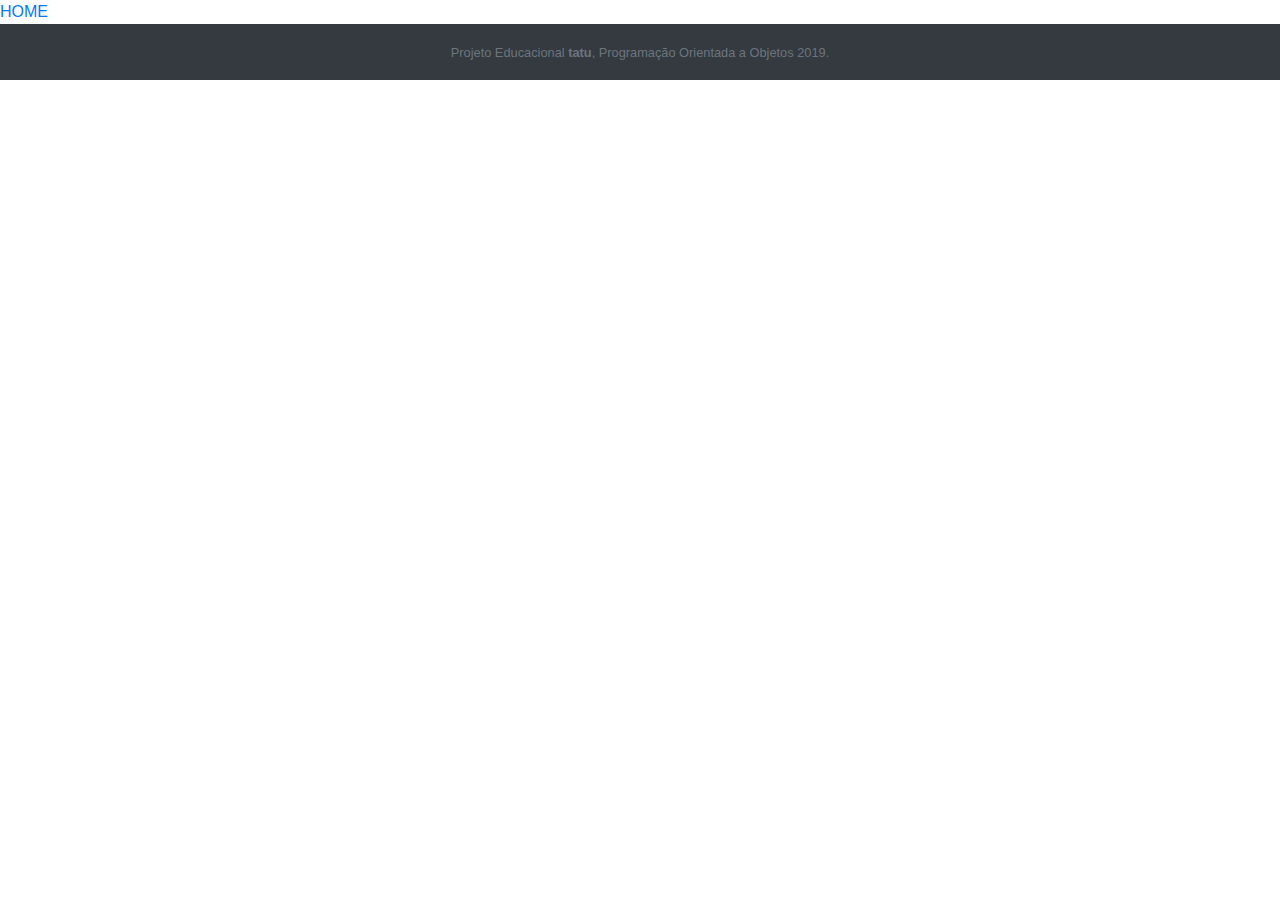
<file: index.html>
<!doctype html>
<html lang="en">

<head>
  <title>tatu</title>
  <!-- Required meta tags -->
  <meta charset="utf-8">
  <meta name="viewport" content="width=device-width, initial-scale=1, shrink-to-fit=no">

  <meta name="description"
    content="Projeto educacional de incentivo à aprendizagem dos menores na temática dos animais terrestres">
  <meta name="keywords" content="HTML,CSS,JavaScript,Bootstrap">
  <meta name="author" content="Nuno Cadeia 9170511">

  <link rel="icon" href="../img/favicon.ico" type="image/ico">

  <!-- Bootstrap CSS -->
  <link rel="stylesheet" href="https://stackpath.bootstrapcdn.com/bootstrap/4.3.1/css/bootstrap.min.css"
    integrity="sha384-ggOyR0iXCbMQv3Xipma34MD+dH/1fQ784/j6cY/iJTQUOhcWr7x9JvoRxT2MZw1T" crossorigin="anonymous">

  <link rel="stylesheet" href="https://use.fontawesome.com/releases/v5.8.2/css/all.css"
    integrity="sha384-oS3vJWv+0UjzBfQzYUhtDYW+Pj2yciDJxpsK1OYPAYjqT085Qq/1cq5FLXAZQ7Ay" crossorigin="anonymous">
</head>

<body>

  <a href="views/home.html">HOME</a>

  <footer class="footer py-3 bg-dark">
    <div class="container text-center">
      <small class="text-muted">Projeto Educacional <b>tatu</b>, Programação Orientada a Objetos 2019.</small>
    </div>
  </footer>

  <!-- Optional JavaScript -->
  <script src="js/controllers/nav-and-footer.js"></script>
  <!-- jQuery first, then Popper.js, then Bootstrap JS -->
  <script src="https://code.jquery.com/jquery-3.3.1.slim.min.js"
    integrity="sha384-q8i/X+965DzO0rT7abK41JStQIAqVgRVzpbzo5smXKp4YfRvH+8abtTE1Pi6jizo"
    crossorigin="anonymous"></script>
  <script src="https://cdnjs.cloudflare.com/ajax/libs/popper.js/1.14.7/umd/popper.min.js"
    integrity="sha384-UO2eT0CpHqdSJQ6hJty5KVphtPhzWj9WO1clHTMGa3JDZwrnQq4sF86dIHNDz0W1"
    crossorigin="anonymous"></script>
  <script src="https://stackpath.bootstrapcdn.com/bootstrap/4.3.1/js/bootstrap.min.js"
    integrity="sha384-JjSmVgyd0p3pXB1rRibZUAYoIIy6OrQ6VrjIEaFf/nJGzIxFDsf4x0xIM+B07jRM"
    crossorigin="anonymous"></script>
</body>

</html>
</file>
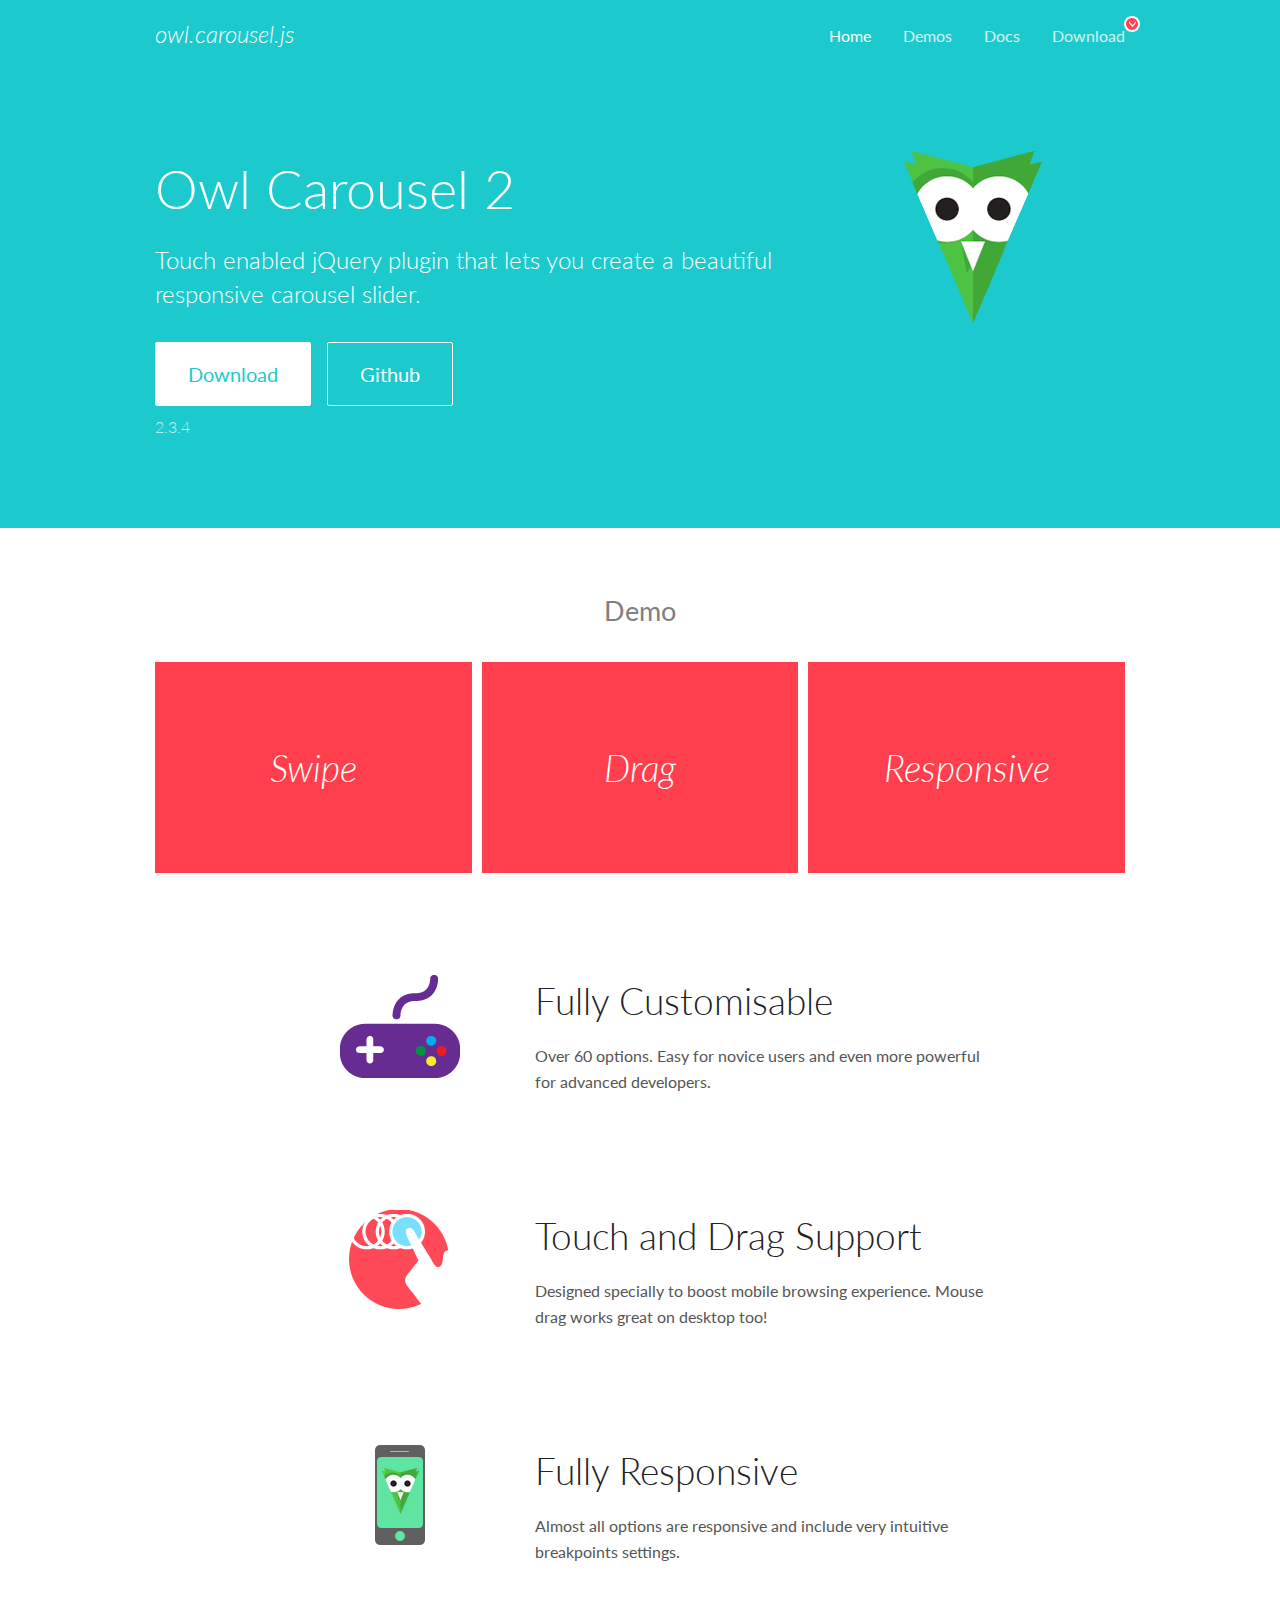
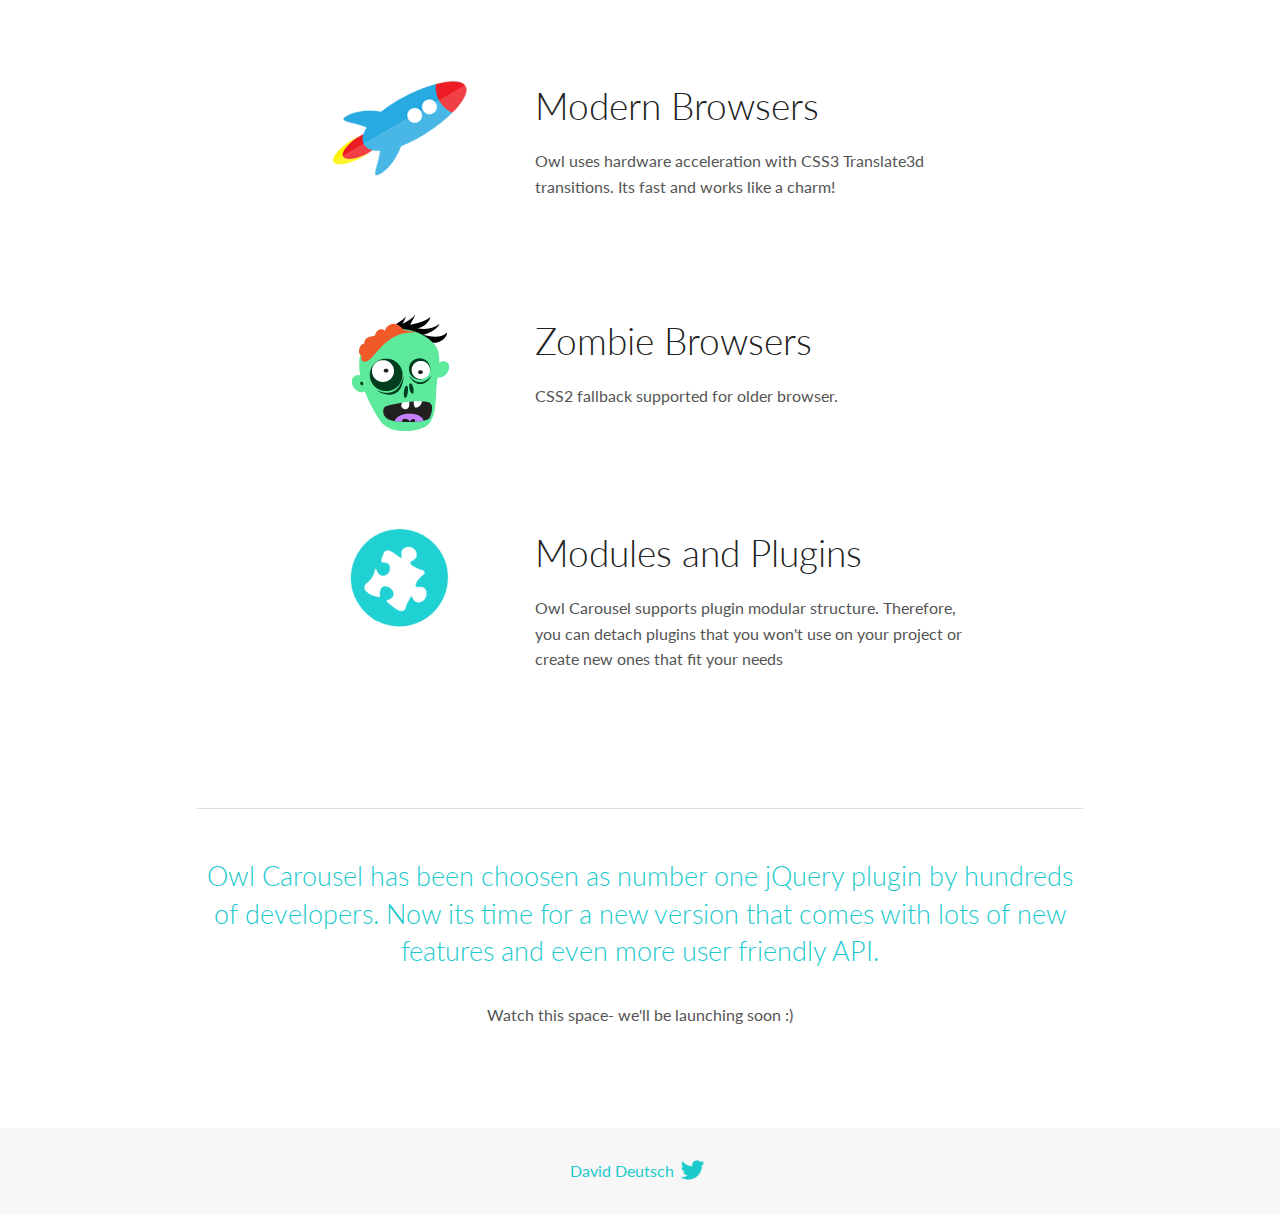
<file: css/lib/OwlCarousel2-2.3.4/docs/index.html>
<!DOCTYPE html>
<html lang="en">
  <head>

    <!-- head -->
    <meta charset="utf-8">
    <meta name="msapplication-tap-highlight" content="no" />
    <meta name="viewport" content="width=device-width, initial-scale=1.0" />
    <meta name="description" content="Touch enabled jQuery plugin that lets you create beautiful responsive carousel slider.">
    <meta name="author" content="David Deutsch">
    <title>
      Home | Owl Carousel | 2.3.4
    </title>

    <!-- Stylesheets -->
    <link href='https://fonts.googleapis.com/css?family=Lato:300,400,700,400italic,300italic' rel='stylesheet' type='text/css'>
    <link rel="stylesheet" href="assets/css/docs.theme.min.css">

    <!-- Owl Stylesheets -->
    <link rel="stylesheet" href="assets/owlcarousel/assets/owl.carousel.min.css">
    <link rel="stylesheet" href="assets/owlcarousel/assets/owl.theme.default.min.css">

    <!-- HTML5 shim and Respond.js IE8 support of HTML5 elements and media queries -->

    <!--[if lt IE 9]>
      <script src="https://oss.maxcdn.com/libs/html5shiv/3.7.0/html5shiv.js"></script>
      <script src="https://oss.maxcdn.com/libs/respond.js/1.3.0/respond.min.js"></script>
    <![endif]-->

    <!-- Favicons -->
    <link rel="apple-touch-icon-precomposed" sizes="144x144" href="assets/ico/apple-touch-icon-144-precomposed.png">
    <link rel="shortcut icon" href="assets/ico/favicon.png">
    <link rel="shortcut icon" href="favicon.ico">

    <!-- Yeah i know js should not be in header. Its required for demos.-->

    <!-- javascript -->
    <script src="assets/vendors/jquery.min.js"></script>
    <script src="assets/owlcarousel/owl.carousel.js"></script>
  </head>
  <body>

    <!-- header -->
    <header class="header">
      <div class="row">
        <div class="large-12 columns">
          <div class="brand left">
            <h3>
              <a href="/OwlCarousel2/">owl.carousel.js</a> 
            </h3>
          </div>
          <a id="toggle-nav" class="right">
            <span></span> <span></span> <span></span> 
          </a> 
          <div class="nav-bar">
            <ul class="clearfix">
              <li class="active">
                <a href="/OwlCarousel2/index.html">Home</a> 
              </li>
              <li> <a href="/OwlCarousel2/demos/demos.html">Demos</a>  </li>
              <li> <a href="/OwlCarousel2/docs/started-welcome.html">Docs</a>  </li>
              <li>
                <a href="https://github.com/OwlCarousel2/OwlCarousel2/archive/2.3.4.zip">Download</a> 
                <span class="download"></span> 
              </li>
            </ul>
          </div>
        </div>
      </div>
    </header>

    <!-- home panel -->
    <section id="hero">
      <div class="row">
        <div class="large-8 medium-8 columns">
          <h1>Owl Carousel 2</h1>
          <h4>Touch enabled jQuery plugin that lets you create a beautiful responsive carousel slider.</h4>
          <a href="https://github.com/OwlCarousel2/OwlCarousel2/archive/2.3.4.zip" class="hero-button">Download</a> 
          <a href="https://github.com/OwlCarousel2/OwlCarousel2" class="hero-button outline">Github</a> 
          <p>2.3.4</p>
        </div>
        <div class="large-4 medium-4 columns">
          <img class="owl-logo" src="assets/img/owl-logo.png" alt="mr. Owl">
        </div>
      </div>
    </section>

    <!-- body -->
    <div class="home-demo">
      <div class="row">
        <div class="large-12 columns">
          <h3>Demo</h3>
          <div class="owl-carousel">
            <div class="item">
              <h2>Swipe</h2>
            </div>
            <div class="item">
              <h2>Drag</h2>
            </div>
            <div class="item">
              <h2>Responsive</h2>
            </div>
            <div class="item">
              <h2>CSS3</h2>
            </div>
            <div class="item">
              <h2>Fast</h2>
            </div>
            <div class="item">
              <h2>Easy</h2>
            </div>
            <div class="item">
              <h2>Free</h2>
            </div>
            <div class="item">
              <h2>Upgradable</h2>
            </div>
            <div class="item">
              <h2>Tons of options</h2>
            </div>
            <div class="item">
              <h2>Infinity</h2>
            </div>
            <div class="item">
              <h2>Auto Width</h2>
            </div>
          </div>
        </div>
      </div>
    </div>
    <script>
      var owl = $('.owl-carousel');
      owl.owlCarousel({
        margin: 10,
        loop: true,
        responsive: {
          0: {
            items: 1
          },
          600: {
            items: 2
          },
          1000: {
            items: 3
          }
        }
      })
    </script>

    <!-- features -->
    <div id="features">
      <div class="row">
        <div class="small-12 medium-9 small-centered columns">
          <section class="row feature">
            <div class="medium-4 small-12 columns">
              <img src="assets/img/feature-options.png" alt="">
            </div>
            <div class="medium-8 small-12 columns">
              <h2>Fully Customisable</h2>
              <p>Over 60 options. Easy for novice users and even more powerful for advanced developers.</p>
            </div>
          </section>
          <section class="row feature">
            <div class="medium-4 small-12 columns">
              <img src="assets/img/feature-drag.png" alt="">
            </div>
            <div class="medium-8 small-12 columns">
              <h2>Touch and Drag Support</h2>
              <p>Designed specially to boost mobile browsing experience. Mouse drag works great on desktop too!</p>
            </div>
          </section>
          <section class="row feature">
            <div class="medium-4 small-12 columns">
              <img src="assets/img/feature-responsive.png" alt="">
            </div>
            <div class="medium-8 small-12 columns">
              <h2>Fully Responsive</h2>
              <p>Almost all options are responsive and include very intuitive breakpoints settings.</p>
            </div>
          </section>
          <section class="row feature">
            <div class="medium-4 small-12 columns">
              <img src="assets/img/feature-modern.png" alt="">
            </div>
            <div class="medium-8 small-12 columns">
              <h2>Modern Browsers</h2>
              <p>Owl uses hardware acceleration with CSS3 Translate3d transitions. Its fast and works like a charm! </p>
            </div>
          </section>
          <section class="row feature">
            <div class="medium-4 small-12 columns">
              <img src="assets/img/feature-zombie.png" alt="">
            </div>
            <div class="medium-8 small-12 columns">
              <h2>Zombie Browsers</h2>
              <p>CSS2 fallback supported for older browser.</p>
            </div>
          </section>
          <section class="row feature">
            <div class="medium-4 small-12 columns">
              <img src="assets/img/feature-module.png" alt="">
            </div>
            <div class="medium-8 small-12 columns">
              <h2>Modules and Plugins</h2>
              <p>Owl Carousel supports plugin modular structure. Therefore, you can detach plugins that you won&#x27;t use on your project or create new ones that fit your needs</p>
            </div>
          </section>
        </div>
      </div>
    </div>

    <!-- footer -->
    <section id="teaser-text">
      <div class="row">
        <div class="small-12 medium-11 small-centered columns">
          <hr>
          <h3 id="owl-carousel-has-been-choosen-as-number-one-jquery-plugin-by-hundreds-of-developers-now-its-time-for-a-new-version-that-comes-with-lots-of-new-features-and-even-more-user-friendly-api-">Owl Carousel has been choosen as number one jQuery plugin by hundreds of developers. Now its time for a new version that comes with lots of new features and even more user friendly API.</h3>
          <p>Watch this space- we&#39;ll be launching soon :)</p>
        </div>
      </div>
    </section>

    <!-- footer -->
    <footer class="footer">
      <div class="row">
        <div class="large-12 columns">
          <h5>
            <a href="/OwlCarousel2/docs/support-contact.html">David Deutsch</a> 
            <a id="custom-tweet-button" href="https://twitter.com/share?url=https://github.com/OwlCarousel2/OwlCarousel2&text=Owl Carousel - This is so awesome! " target="_blank"></a> 
          </h5>
        </div>
      </div>
    </footer>

    <!-- vendors -->
    <script src="assets/vendors/highlight.js"></script>
    <script src="assets/js/app.js"></script>
  </body>
</html>
</file>
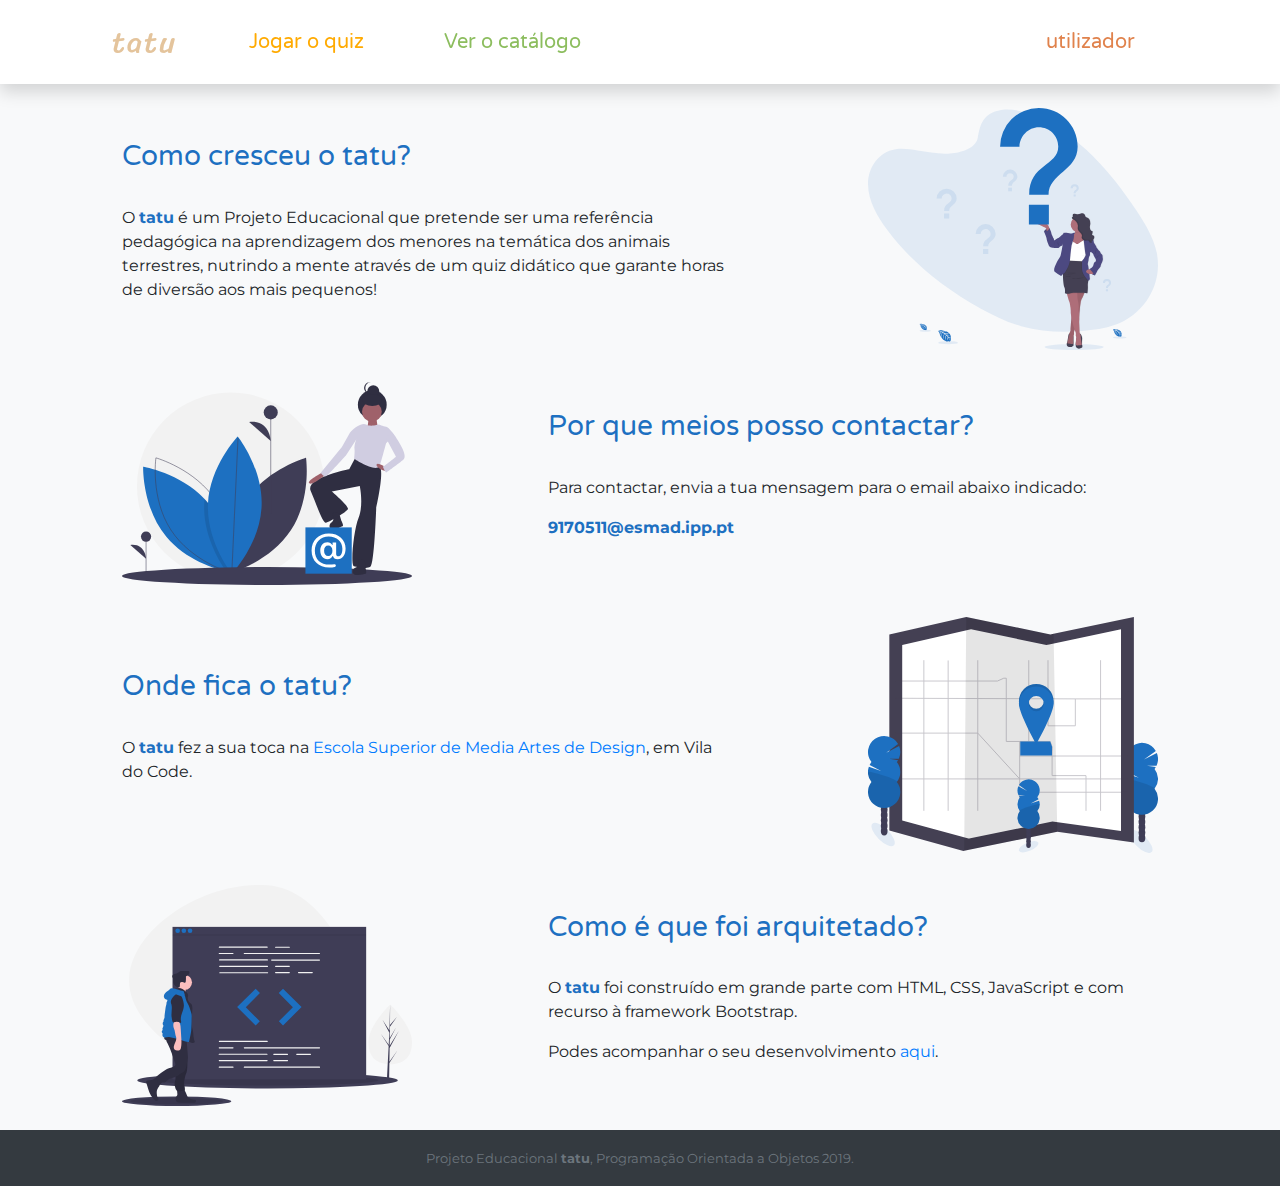
<file: views/about.html>
<!doctype html>
<html lang="en">

<head>
  <title>tatu</title>
  <!-- Required meta tags -->
  <meta charset="utf-8">
  <meta name="viewport" content="width=device-width, initial-scale=1, shrink-to-fit=no">

  <meta name="description" content="Página informativa">
  <meta name="keywords" content="HTML,CSS,JavaScript,Bootstrap">
  <meta name="author" content="Nuno Cadeia 9170511">

  <link rel="icon" href="../img/favicon.ico" type="image/ico">

  <!-- Bootstrap CSS -->
  <link rel="stylesheet" href="https://stackpath.bootstrapcdn.com/bootstrap/4.3.1/css/bootstrap.min.css"
    integrity="sha384-ggOyR0iXCbMQv3Xipma34MD+dH/1fQ784/j6cY/iJTQUOhcWr7x9JvoRxT2MZw1T" crossorigin="anonymous">

  <link rel="stylesheet" href="https://use.fontawesome.com/releases/v5.8.2/css/all.css"
    integrity="sha384-oS3vJWv+0UjzBfQzYUhtDYW+Pj2yciDJxpsK1OYPAYjqT085Qq/1cq5FLXAZQ7Ay" crossorigin="anonymous">

  <link rel="stylesheet" href="../css/about.css">
</head>

<body>

  <nav class="navbar navbar-expand-md navbar-light bg-white fixed-top shadow"></nav>

  <div class="container-fluid">
    <div class="row pt-4 pb-3">
      <div class="col-12 col-md-8 col-lg-6 offset-lg-1 align-self-center">
        <h3 class="tatu-font-playful">Como cresceu o tatu?</h3>
        <br>
        <p>O <b>tatu</b> é um Projeto Educacional que pretende ser uma referência pedagógica na aprendizagem dos
          menores
          na temática dos animais terrestres, nutrindo a mente através de um quiz didático que garante horas de
          diversão
          aos mais pequenos!
        </p>
      </div>
      <div class="col-12 col-md-4 col-lg-3 offset-lg-1 d-none d-md-block">
        <img src="../img/about.html/undraw_questions_75e0.svg" alt="">
      </div>
    </div>

    <div class="row py-3">
      <div class="col-12 col-md-8 col-lg-6 offset-lg-1 align-self-center">
        <h3 class="tatu-font-playful">Por que meios posso contactar?</h3>
        <br>
        <p>Para contactar, envia a tua mensagem para o email abaixo indicado:</p>
        <p><b>9170511@esmad.ipp.pt</b></p>
      </div>
      <div class="col-12 col-md-4 col-lg-3 offset-lg-1 order-first d-none d-md-block">
        <img src="../img/about.html/undraw_mention_6k5d.svg" alt="">
      </div>
    </div>

    <div class="row py-3">
      <div class="col-12 col-md-8 col-lg-6 offset-lg-1 align-self-center">
        <h3 class="tatu-font-playful">Onde fica o tatu?</h3>
        <br>
        <p>O <b>tatu</b> fez a sua toca na <a href="https://www.esmad.ipp.pt/">Escola Superior de Media Artes de
            Design</a>, em Vila do Code.
        </p>
      </div>
      <div class="col-12 col-md-4 col-lg-3 offset-lg-1 d-none d-md-block">
        <img src="../img/about.html/undraw_map_1r69.svg" alt="">
      </div>
    </div>

    <div class="row pt-3 pb-4">
      <div class="col-12 col-md-8 col-lg-6 offset-lg-1 align-self-center">
        <h3 class="tatu-font-playful">Como é que foi arquitetado?</h3>
        <br>
        <p>O <b>tatu</b> foi construído em grande parte com HTML, CSS, JavaScript e com recurso à framework Bootstrap.</p>
        <p>Podes acompanhar o seu desenvolvimento <a href="https://github.com/nuno70511/proj-poo-tatu">aqui</a>.</p>
      </div>
      <div class="col-12 col-md-4 col-lg-3 offset-lg-1 order-first d-none d-md-block">
        <img src="../img/about.html/undraw_code_review_l1q9.svg" alt="">
      </div>
    </div>
  </div>

  <footer class="footer py-3 bg-dark">
    <div class="container text-center">
      <small class="text-muted">Projeto Educacional <b>tatu</b>, Programação Orientada a Objetos 2019.</small>
    </div>
  </footer>

  <!-- Optional JavaScript -->
  <script src="../js/controllers/nav-and-footer.js"></script>
  <!-- jQuery first, then Popper.js, then Bootstrap JS -->
  <script src="https://code.jquery.com/jquery-3.3.1.slim.min.js"
    integrity="sha384-q8i/X+965DzO0rT7abK41JStQIAqVgRVzpbzo5smXKp4YfRvH+8abtTE1Pi6jizo"
    crossorigin="anonymous"></script>
  <script src="https://cdnjs.cloudflare.com/ajax/libs/popper.js/1.14.7/umd/popper.min.js"
    integrity="sha384-UO2eT0CpHqdSJQ6hJty5KVphtPhzWj9WO1clHTMGa3JDZwrnQq4sF86dIHNDz0W1"
    crossorigin="anonymous"></script>
  <script src="https://stackpath.bootstrapcdn.com/bootstrap/4.3.1/js/bootstrap.min.js"
    integrity="sha384-JjSmVgyd0p3pXB1rRibZUAYoIIy6OrQ6VrjIEaFf/nJGzIxFDsf4x0xIM+B07jRM"
    crossorigin="anonymous"></script>
</body>

</html>
</file>
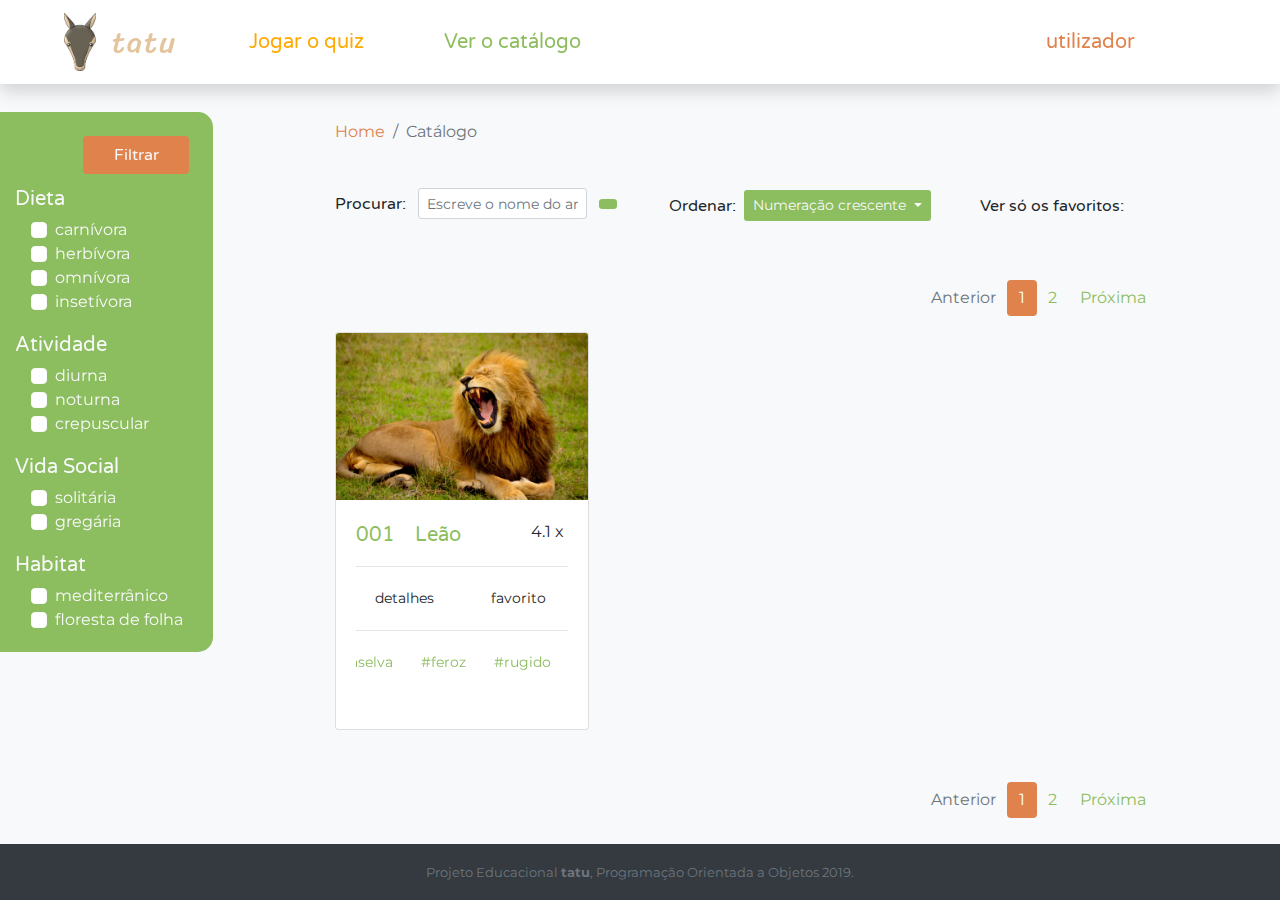
<file: views/catalog.html>
<!doctype html>
<html lang="en">

<head>
  <title>tatu</title>
  <!-- Required meta tags -->
  <meta charset="utf-8">
  <meta name="viewport" content="width=device-width, initial-scale=1, shrink-to-fit=no">

  <meta name="description" content="Página para visualizar todos os animais">
  <meta name="keywords" content="HTML,CSS,JavaScript,Bootstrap">
  <meta name="author" content="Nuno Cadeia 9170511">

  <link rel="icon" href="../img/favicon.ico" type="image/ico">

  <!-- Bootstrap CSS -->
  <link rel="stylesheet" href="https://stackpath.bootstrapcdn.com/bootstrap/4.3.1/css/bootstrap.min.css"
    integrity="sha384-ggOyR0iXCbMQv3Xipma34MD+dH/1fQ784/j6cY/iJTQUOhcWr7x9JvoRxT2MZw1T" crossorigin="anonymous">

  <link rel="stylesheet" href="https://use.fontawesome.com/releases/v5.8.2/css/all.css"
    integrity="sha384-oS3vJWv+0UjzBfQzYUhtDYW+Pj2yciDJxpsK1OYPAYjqT085Qq/1cq5FLXAZQ7Ay" crossorigin="anonymous">

  <link rel="stylesheet" href="../css/lib/OwlCarousel2-2.3.4/dist/assets/owl.carousel.min.css">
  <link rel="stylesheet" href="../css/lib/OwlCarousel2-2.3.4/dist/assets/owl.theme.default.min.css">

  <link rel="stylesheet" href="../css/catalog.css">
</head>

<body>

  <nav class="navbar navbar-expand-md navbar-light bg-white fixed-top shadow"></nav>

  <div class="container-fluid">
    <div class="row mt-2 mt-xl-4">
      <div class="col-12 col-xl-9 offset-xl-3">
        <nav aria-label="breadcrumb">
          <ol class="pl-0 breadcrumb">
            <li class="breadcrumb-item"><a href="home.html">Home</a></li>
            <li class="breadcrumb-item active" aria-current="page">Catálogo</li>
          </ol>
        </nav>
      </div>
    </div>
    <div class="row mb-1 mt-xl-0 mb-xl-3">
      <div class="col-12 col-md-6 col-xl-3 offset-xl-3 pt-xl-3">
        <div class="form-group">
          <label for="tatu-txt-search" class="tatu-font-playful">Procurar:</label>
          <input type="text" class="col-10 col-md-7 form-control form-control-sm ml-md-2" id="tatu-txt-search"
            aria-describedby="tatu-search-help" placeholder="Escreve o nome do animal">
          <button id="tatu-btn-search" type="button" class="btn btn-sm ml-md-2 text-light"><i
              class="fas fa-search"></i></button>
        </div>
      </div>
      <div class="col-12 mt-4 col-md-6 mt-md-0 col-xl-3 d-flex align-items-center justify-content-xl-center">
        <span class="tatu-font-playful">Ordenar:</span>
        <div class="dropdown open ml-2">
          <button class="btn btn-sm dropdown-toggle text-light" type="button" id="tatu-dd-sort" data-toggle="dropdown"
            aria-haspopup="true" aria-expanded="false">
            Numeração crescente
          </button>
          <div class="dropdown-menu text-light" aria-labelledby="tatu-dd-sort">
            <button class="dropdown-item btn-sm text-light" value="numUp">Numeração crescente</button>
            <button class="dropdown-item btn-sm text-light" value="numDown">Numeração decrescente</button>
            <button class="dropdown-item btn-sm text-light" value="alphUp">Ordem alfabética ascendente</button>
            <button class="dropdown-item btn-sm text-light" value="alphDown">Ordem alfabética descendente</button>
            <button class="dropdown-item btn-sm text-light" value="ratingUp">Pontuação ascendente</button>
            <button class="dropdown-item btn-sm text-light" value="ratingDown">Pontuação descendente</button>
          </div>
        </div>
      </div>
      <div class="col-12 mt-2 col-md-6 mt-md-4 col-xl-2 mt-xl-0 d-flex align-items-center justify-content-xl-end">
        <span class="tatu-font-playful">Ver só os favoritos:</span>
        <button id="tatu-btn-toggle-fav" type="button" class="btn ml-2"><i class="fas fa-toggle-off"></i><i hidden
            class="fas fa-toggle-on"></i></button>
      </div>
      <div class="col-12 mt-md-4 d-flex align-items-center col-md-6 d-xl-none">
        <button id="tatu-btn-show-filters" class="btn btn-sm text-light" type="button" data-toggle="collapse"
          data-target="#tatu-filter-wrapper" aria-expanded="false" aria-controls="tatu-filter-wrapper">
          Ver filtros
        </button>
      </div>
    </div>
    <div class="row mb-4">
      <div id="tatu-filter-wrapper" class="collapse col-12 my-2 pt-1 d-xl-block col-xl-2 my-xl-0 pt-xl-4">
        <form class="mt-0 mt-xl-5 text-light" name="tatu-filter">
          <button type="submit" id="tatu-btn-filter"
            class="btn col-12 col-sm-6 offset-sm-3 mt-3 col-xl-6 mt-xl-0 offset-xl-0 text-light tatu-font-playful">Filtrar
            <i class="fas fa-filter"></i></button>
          <fieldset class="mt-4 mt-xl-0 mb-3">
            <legend class="mb-1 tatu-font-playful tatu-fontSize-big">Dieta</legend>
            <div class="d-flex flex-column pl-3">
              <div class="custom-control custom-checkbox">
                <input type="checkbox" class="custom-control-input" id="tatu-check-carnivore" name="diet"
                  value="carnivore">
                <label class="custom-control-label" for="tatu-check-carnivore">carnívora</label>
              </div>
              <div class="custom-control custom-checkbox">
                <input type="checkbox" class="custom-control-input" id="tatu-check-herbivore" name="diet"
                  value="herbivore">
                <label class="custom-control-label" for="tatu-check-herbivore">herbívora</label>
              </div>
              <div class="custom-control custom-checkbox">
                <input type="checkbox" class="custom-control-input" id="tatu-check-omnivore" name="diet"
                  value="omnivore">
                <label class="custom-control-label" for="tatu-check-omnivore">omnívora</label>
              </div>
              <div class="custom-control custom-checkbox">
                <input type="checkbox" class="custom-control-input" id="tatu-check-insectivore" name="diet"
                  value="insectivore">
                <label class="custom-control-label" for="tatu-check-insectivore">insetívora</label>
              </div>
            </div>
          </fieldset>
          <fieldset class="mb-3">
            <legend class="mb-1 tatu-font-playful tatu-fontSize-big">Atividade</legend>
            <div class="d-flex flex-column pl-3">
              <div class="custom-control custom-checkbox">
                <input type="checkbox" class="custom-control-input" id="tatu-check-diurnal" name="activity"
                  value="diurnal">
                <label class="custom-control-label" for="tatu-check-diurnal">diurna</label>
              </div>
              <div class="custom-control custom-checkbox">
                <input type="checkbox" class="custom-control-input" id="tatu-check-nocturnal" name="activity"
                  value="nocturnal">
                <label class="custom-control-label" for="tatu-check-nocturnal">noturna</label>
              </div>
              <div class="custom-control custom-checkbox">
                <input type="checkbox" class="custom-control-input" id="tatu-check-crepuscular" name="activity"
                  value="crepuscular">
                <label class="custom-control-label" for="tatu-check-crepuscular">crepuscular</label>
              </div>
            </div>
          </fieldset>
          <fieldset class="mb-3">
            <legend class="mb-1 tatu-font-playful tatu-fontSize-big">Vida Social</legend>
            <div class="d-flex flex-column pl-3">
              <div class="custom-control custom-checkbox">
                <input type="checkbox" class="custom-control-input" id="tatu-check-solitary" name="social"
                  value="solitary">
                <label class="custom-control-label" for="tatu-check-solitary">solitária</label>
              </div>
              <div class="custom-control custom-checkbox">
                <input type="checkbox" class="custom-control-input" id="tatu-check-gregarious" name="social"
                  value="gregarious">
                <label class="custom-control-label" for="tatu-check-gregarious">gregária</label>
              </div>
            </div>
          </fieldset>
          <fieldset class="mb-3">
            <legend class="mb-1 tatu-font-playful tatu-fontSize-big">Habitat</legend>
            <div class="d-flex flex-column pl-3">
              <div class="custom-control custom-checkbox">
                <input type="checkbox" class="custom-control-input" id="tatu-check-mediterranean" name="habitat"
                  value="mediterranean">
                <label class="custom-control-label" for="tatu-check-mediterranean">mediterrânico</label>
              </div>
              <div class="custom-control custom-checkbox">
                <input type="checkbox" class="custom-control-input" id="tatu-check-deciduous" name="habitat"
                  value="deciduous">
                <label class="custom-control-label" for="tatu-check-deciduous">floresta de folha caduca</label>
              </div>
              <div class="custom-control custom-checkbox">
                <input type="checkbox" class="custom-control-input" id="tatu-check-coniferous" name="habitat"
                  value="coniferous">
                <label class="custom-control-label" for="tatu-check-coniferous">floresta de coníferas</label>
              </div>
              <div class="custom-control custom-checkbox">
                <input type="checkbox" class="custom-control-input" id="tatu-check-tropical" name="habitat"
                  value="tropical">
                <label class="custom-control-label" for="tatu-check-tropical">floresta tropical</label>
              </div>
              <div class="custom-control custom-checkbox">
                <input type="checkbox" class="custom-control-input" id="tatu-check-prairie" name="habitat"
                  value="prairie">
                <label class="custom-control-label" for="tatu-check-prairie">pradaria</label>
              </div>
              <div class="custom-control custom-checkbox">
                <input type="checkbox" class="custom-control-input" id="tatu-check-savannah" name="habitat"
                  value="savannah">
                <label class="custom-control-label" for="tatu-check-savannah">savana</label>
              </div>
              <div class="custom-control custom-checkbox">
                <input type="checkbox" class="custom-control-input" id="tatu-check-desert" name="habitat"
                  value="desert">
                <label class="custom-control-label" for="tatu-check-desert">deserto</label>
              </div>
              <div class="custom-control custom-checkbox">
                <input type="checkbox" class="custom-control-input" id="tatu-check-mountain" name="habitat"
                  value="mountain">
                <label class="custom-control-label" for="tatu-check-mountain">montanha</label>
              </div>
              <div class="custom-control custom-checkbox">
                <input type="checkbox" class="custom-control-input" id="tatu-check-tundra" name="habitat"
                  value="tundra">
                <label class="custom-control-label" for="tatu-check-tundra">tundra</label>
              </div>
              <div class="custom-control custom-checkbox">
                <input type="checkbox" class="custom-control-input" id="tatu-check-polar" name="habitat" value="polar">
                <label class="custom-control-label" for="tatu-check-polar">polar</label>
              </div>
            </div>
          </fieldset>
        </form>
      </div>
    </div>
    <div class="row">
      <div class="col-12 col-xl-4 offset-xl-3">
        <span id="tatu-active-tags"></span>
      </div>
      <div class="col-12 col-xl-4">
        <nav aria-label="Catalog navigation">
          <ul class="pagination justify-content-end">
            <li class="page-item disabled">
              <a class="page-link" href="#" aria-label="Previous">
                <span aria-hidden="true">Anterior</span>
                <span class="sr-only">Previous</span>
              </a>
            </li>
            <li class="page-item active"><a class="page-link" href="#">1</a></li>
            <li class="page-item"><a class="page-link" href="#">2</a></li>
            <li class="page-item">
              <a class="page-link" href="#" aria-label="Next">
                <span aria-hidden="true">Próxima</span>
                <span class="sr-only">Next</span>
              </a>
            </li>
          </ul>
        </nav>
      </div>
    </div>
    <div class="row">
      <div class="col-12 col-md-10 offset-md-1 col-xl-8 offset-xl-3">
        <div class="row">
          <div class="mb-4 mb-xl-5 col-sm-6 col-xl-4">
            <div class="card">
              <div class="tatu-img-wrapper position-relative">
                <img class="card-img-top" src="../img/catalog.html/lemuel-butler-515-unsplash.jpg" alt="">
                <button type="button" class="btn btn-lg position-absolute tatu-view-gallery" data-toggle="modal"
                  data-target="#tatu-gallery">
                  Visualizar<i class="ml-2 fas fa-search-plus"></i>
                </button>
              </div>
              <div class="card-body">
                <div class="d-flex justify-content-between">
                  <div class="tatu-aID-wrapper">
                    <span class="mr-3 tatu-font-playful tatu-fontSize-big">001</span>
                    <span class="tatu-font-playful tatu-fontSize-big">Leão</span>
                  </div>
                  <div class="ml-3 tatu-rating-wrapper">
                    <span>4.1&nbsp;x</span>
                    <i class="ml-1 fas fa-star"></i>
                  </div>
                </div>
                <hr>
                <div class="d-flex justify-content-around">
                  <button type="button" class="btn btn-sm pl-0 tatu-btn-show-details">detalhes<i
                      class="fas fa-plus ml-1"></i></button>
                  <button type="button" class="btn btn-sm pr-0 tatu-btn-add-fav">favorito<i
                      class="far fa-star ml-1"></i></button>
                </div>
                <hr>
                <div class="owl-carousel">
                  <button type="button" class="btn btn-sm tatu-tag">#feroz</button>
                  <button type="button" class="btn btn-sm tatu-tag">#rugido</button>
                  <button type="button" class="btn btn-sm tatu-tag">#solitário</button>
                  <button type="button" class="btn btn-sm tatu-tag">#reidaselva</button>
                </div>
              </div>
            </div>
          </div>
        </div>
      </div>
    </div>
    <div class="row mt-2 mt-xl-1">
      <div class="col-12 col-xl-11">
        <nav aria-label="Catalog navigation">
          <ul class="pagination justify-content-end">
            <li class="page-item disabled">
              <a class="page-link" href="#" aria-label="Previous">
                <span aria-hidden="true">Anterior</span>
                <span class="sr-only">Previous</span>
              </a>
            </li>
            <li class="page-item active rounded"><a class="page-link" href="#">1</a></li>
            <li class="page-item"><a class="page-link" href="#">2</a></li>
            <li class="page-item">
              <a class="page-link" href="#" aria-label="Next">
                <span aria-hidden="true">Próxima</span>
                <span class="sr-only">Next</span>
              </a>
            </li>
          </ul>
        </nav>
      </div>
    </div>
  </div>

  <div class="modal fade" id="tatu-gallery" tabindex="-1" role="dialog" aria-labelledby="modelTitleId"
    aria-hidden="true">
    <div class="modal-dialog modal-xl" role="document">
      <div class="modal-content">
        <div class="modal-header">
          <h5 class="modal-title">Leão</h5>
          <button type="button" class="close" data-dismiss="modal" aria-label="Close">
            <span aria-hidden="true">&times;</span>
          </button>
        </div>
        <div class="modal-body p-0">
          <img style="width: 100%" src="../img/catalog.html/lemuel-butler-515-unsplash.jpg" alt="">
        </div>
        <div class="modal-footer">
          <button type="button" class="btn" data-dismiss="modal">Fechar</button>
          <button type="button" class="btn ">Ver detalhes</button>
        </div>
      </div>
    </div>
  </div>

  <footer class="footer py-3 bg-dark">
    <div class="container text-center">
      <small class="text-muted">Projeto Educacional <b>tatu</b>, Programação Orientada a Objetos 2019.</small>
    </div>
  </footer>

  <!-- Optional JavaScript -->
  <script src="../css/lib/OwlCarousel2-2.3.4/docs_src/assets/vendors/jquery.min.js"></script>
  <script src="../css/lib/OwlCarousel2-2.3.4/dist/owl.carousel.min.js"></script>

  <script>
    $('.owl-carousel').owlCarousel({
      loop: true,
      nav: false,
      autoWidth: true,
      margin: 10,
      responsive: {
        0: {
          items: 1
        },
        600: {
          items: 3
        },
        960: {
          items: 5
        },
        1200: {
          items: 6
        }
      }
    });
  </script>
  <script src="../js/controllers/nav-and-footer.js"></script>
  <!-- jQuery first, then Popper.js, then Bootstrap JS -->
  <script src="https://code.jquery.com/jquery-3.3.1.slim.min.js"
    integrity="sha384-q8i/X+965DzO0rT7abK41JStQIAqVgRVzpbzo5smXKp4YfRvH+8abtTE1Pi6jizo"
    crossorigin="anonymous"></script>
  <script src="https://cdnjs.cloudflare.com/ajax/libs/popper.js/1.14.7/umd/popper.min.js"
    integrity="sha384-UO2eT0CpHqdSJQ6hJty5KVphtPhzWj9WO1clHTMGa3JDZwrnQq4sF86dIHNDz0W1"
    crossorigin="anonymous"></script>
  <script src="https://stackpath.bootstrapcdn.com/bootstrap/4.3.1/js/bootstrap.min.js"
    integrity="sha384-JjSmVgyd0p3pXB1rRibZUAYoIIy6OrQ6VrjIEaFf/nJGzIxFDsf4x0xIM+B07jRM"
    crossorigin="anonymous"></script>
</body>

</html>
</file>
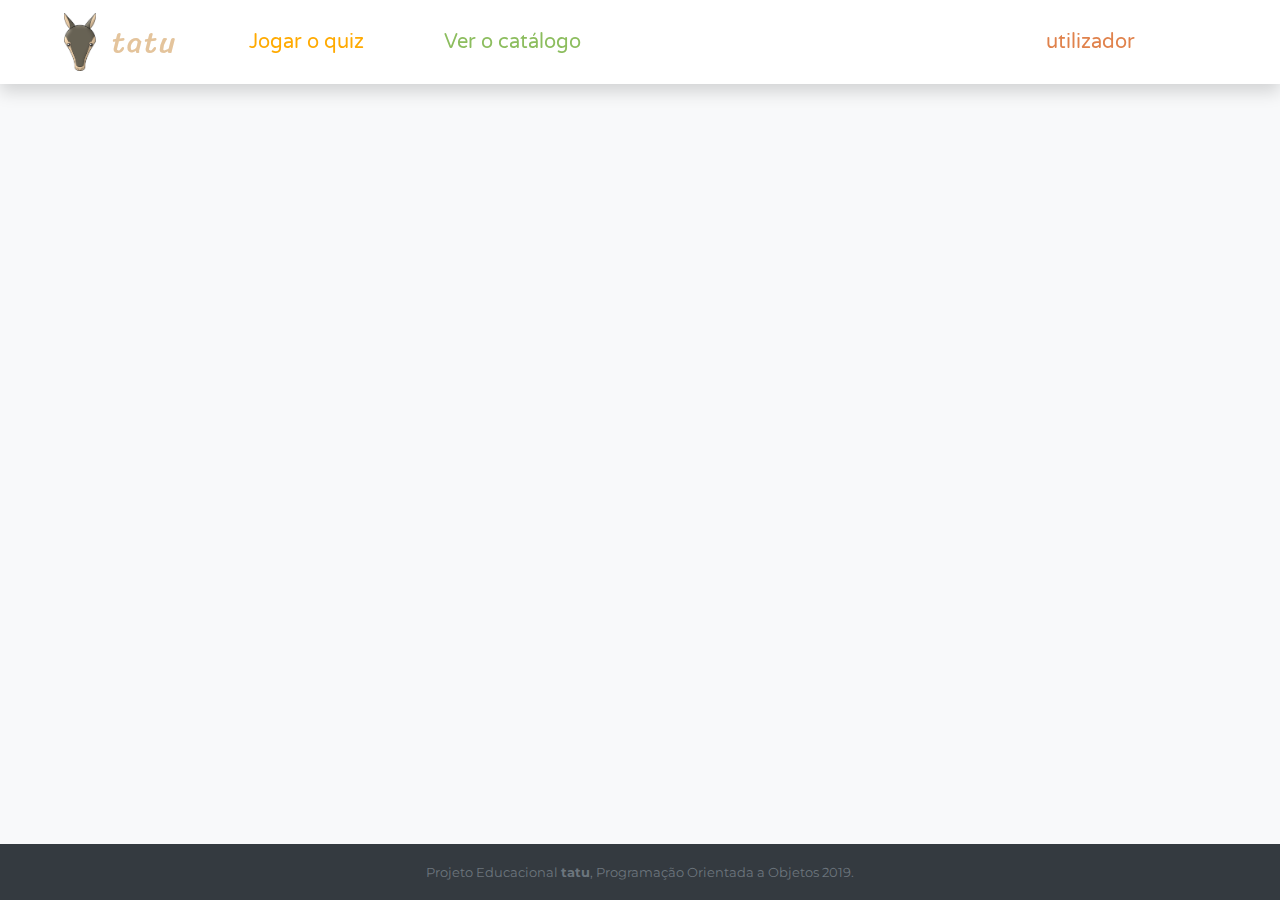
<file: views/home.html>
<!doctype html>
<html lang="en">

<head>
    <title>tatu</title>
    <!-- Required meta tags -->
    <meta charset="utf-8">
    <meta name="viewport" content="width=device-width, initial-scale=1, shrink-to-fit=no">

    <meta name="description" content="Página de entrada">
    <meta name="keywords" content="HTML,CSS,JavaScript,Bootstrap">
    <meta name="author" content="Nuno Cadeia 9170511">

    <link rel="icon" href="../img/favicon.ico" type="image/ico">

    <!-- Bootstrap CSS -->
    <link rel="stylesheet" href="https://stackpath.bootstrapcdn.com/bootstrap/4.3.1/css/bootstrap.min.css"
        integrity="sha384-ggOyR0iXCbMQv3Xipma34MD+dH/1fQ784/j6cY/iJTQUOhcWr7x9JvoRxT2MZw1T" crossorigin="anonymous">

    <link rel="stylesheet" href="https://use.fontawesome.com/releases/v5.8.2/css/all.css"
        integrity="sha384-oS3vJWv+0UjzBfQzYUhtDYW+Pj2yciDJxpsK1OYPAYjqT085Qq/1cq5FLXAZQ7Ay" crossorigin="anonymous">

    <link rel="stylesheet" href="../css/home.css">
</head>

<body>

    <nav class="navbar navbar-expand-md navbar-light bg-white fixed-top shadow"></nav>

    <footer class="footer py-3 bg-dark">
        <div class="container text-center">
            <small class="text-muted">Projeto Educacional <b>tatu</b>, Programação Orientada a Objetos 2019.</small>
        </div>
    </footer>

    <!-- Optional JavaScript -->
    <script src="../js/controllers/nav-and-footer.js"></script>
    <!-- jQuery first, then Popper.js, then Bootstrap JS -->
    <script src="https://code.jquery.com/jquery-3.3.1.slim.min.js"
        integrity="sha384-q8i/X+965DzO0rT7abK41JStQIAqVgRVzpbzo5smXKp4YfRvH+8abtTE1Pi6jizo"
        crossorigin="anonymous"></script>
    <script src="https://cdnjs.cloudflare.com/ajax/libs/popper.js/1.14.7/umd/popper.min.js"
        integrity="sha384-UO2eT0CpHqdSJQ6hJty5KVphtPhzWj9WO1clHTMGa3JDZwrnQq4sF86dIHNDz0W1"
        crossorigin="anonymous"></script>
    <script src="https://stackpath.bootstrapcdn.com/bootstrap/4.3.1/js/bootstrap.min.js"
        integrity="sha384-JjSmVgyd0p3pXB1rRibZUAYoIIy6OrQ6VrjIEaFf/nJGzIxFDsf4x0xIM+B07jRM"
        crossorigin="anonymous"></script>
</body>

</html>
</file>
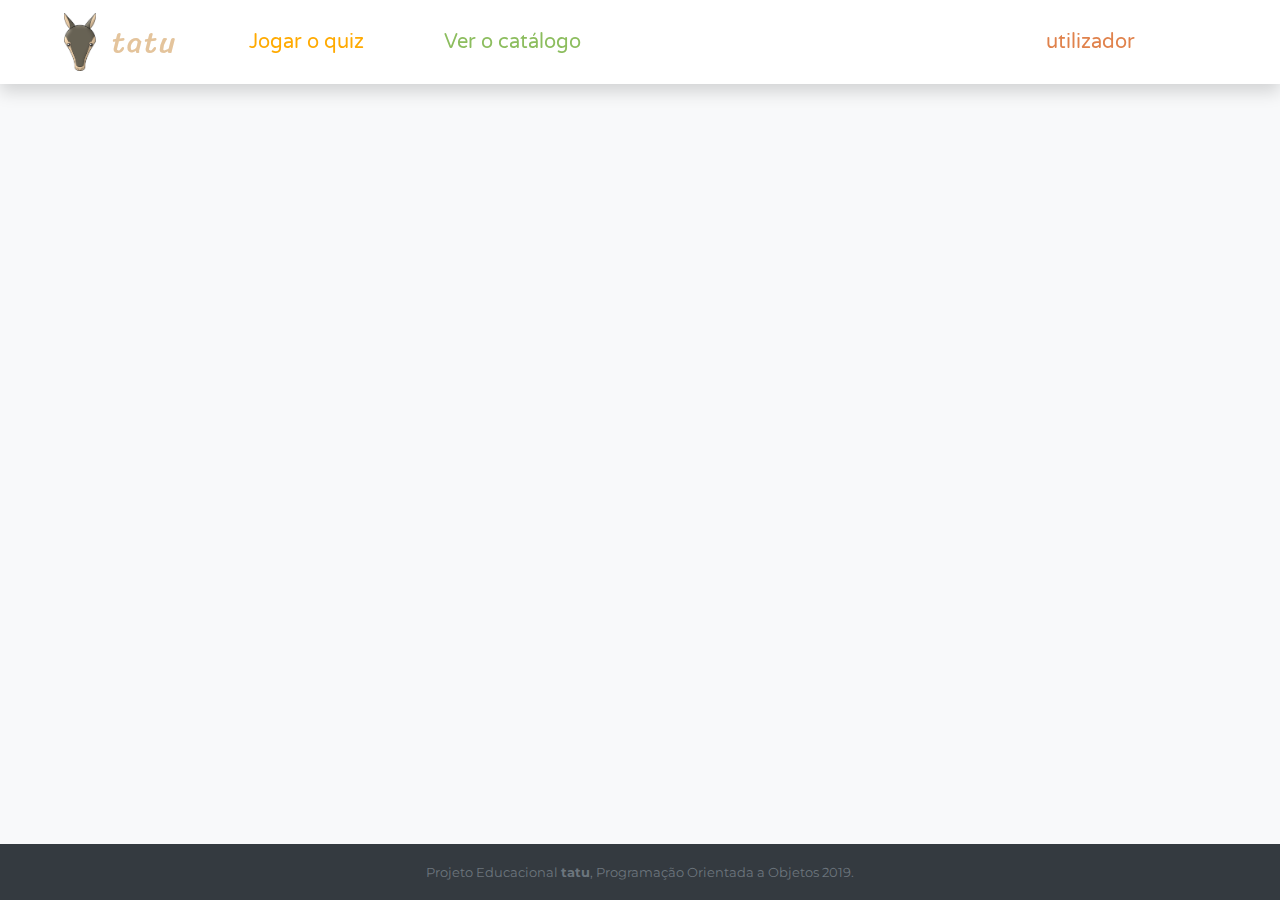
<file: views/profile.html>
<!doctype html>
<html lang="en">

<head>
  <title>tatu</title>
  <!-- Required meta tags -->
  <meta charset="utf-8">
  <meta name="viewport" content="width=device-width, initial-scale=1, shrink-to-fit=no">

  <meta name="description" content="Página de gestão de perfil">
  <meta name="keywords" content="HTML,CSS,JavaScript,Bootstrap">
  <meta name="author" content="Nuno Cadeia 9170511">

  <link rel="icon" href="../img/favicon.ico" type="image/ico">

  <!-- Bootstrap CSS -->
  <link rel="stylesheet" href="https://stackpath.bootstrapcdn.com/bootstrap/4.3.1/css/bootstrap.min.css"
    integrity="sha384-ggOyR0iXCbMQv3Xipma34MD+dH/1fQ784/j6cY/iJTQUOhcWr7x9JvoRxT2MZw1T" crossorigin="anonymous">

  <link rel="stylesheet" href="https://use.fontawesome.com/releases/v5.8.2/css/all.css"
    integrity="sha384-oS3vJWv+0UjzBfQzYUhtDYW+Pj2yciDJxpsK1OYPAYjqT085Qq/1cq5FLXAZQ7Ay" crossorigin="anonymous">

  <link rel="stylesheet" href="../css/profile.css">
</head>

<body>

  <nav class="navbar navbar-expand-md navbar-light bg-white fixed-top shadow"></nav>

  <footer class="footer py-3 bg-dark">
    <div class="container text-center">
      <small class="text-muted">Projeto Educacional <b>tatu</b>, Programação Orientada a Objetos 2019.</small>
    </div>
  </footer>

  <!-- Optional JavaScript -->
  <script src="../js/controllers/nav-and-footer.js"></script>
  <!-- jQuery first, then Popper.js, then Bootstrap JS -->
  <script src="https://code.jquery.com/jquery-3.3.1.slim.min.js"
    integrity="sha384-q8i/X+965DzO0rT7abK41JStQIAqVgRVzpbzo5smXKp4YfRvH+8abtTE1Pi6jizo"
    crossorigin="anonymous"></script>
  <script src="https://cdnjs.cloudflare.com/ajax/libs/popper.js/1.14.7/umd/popper.min.js"
    integrity="sha384-UO2eT0CpHqdSJQ6hJty5KVphtPhzWj9WO1clHTMGa3JDZwrnQq4sF86dIHNDz0W1"
    crossorigin="anonymous"></script>
  <script src="https://stackpath.bootstrapcdn.com/bootstrap/4.3.1/js/bootstrap.min.js"
    integrity="sha384-JjSmVgyd0p3pXB1rRibZUAYoIIy6OrQ6VrjIEaFf/nJGzIxFDsf4x0xIM+B07jRM"
    crossorigin="anonymous"></script>
</body>

</html>
</file>
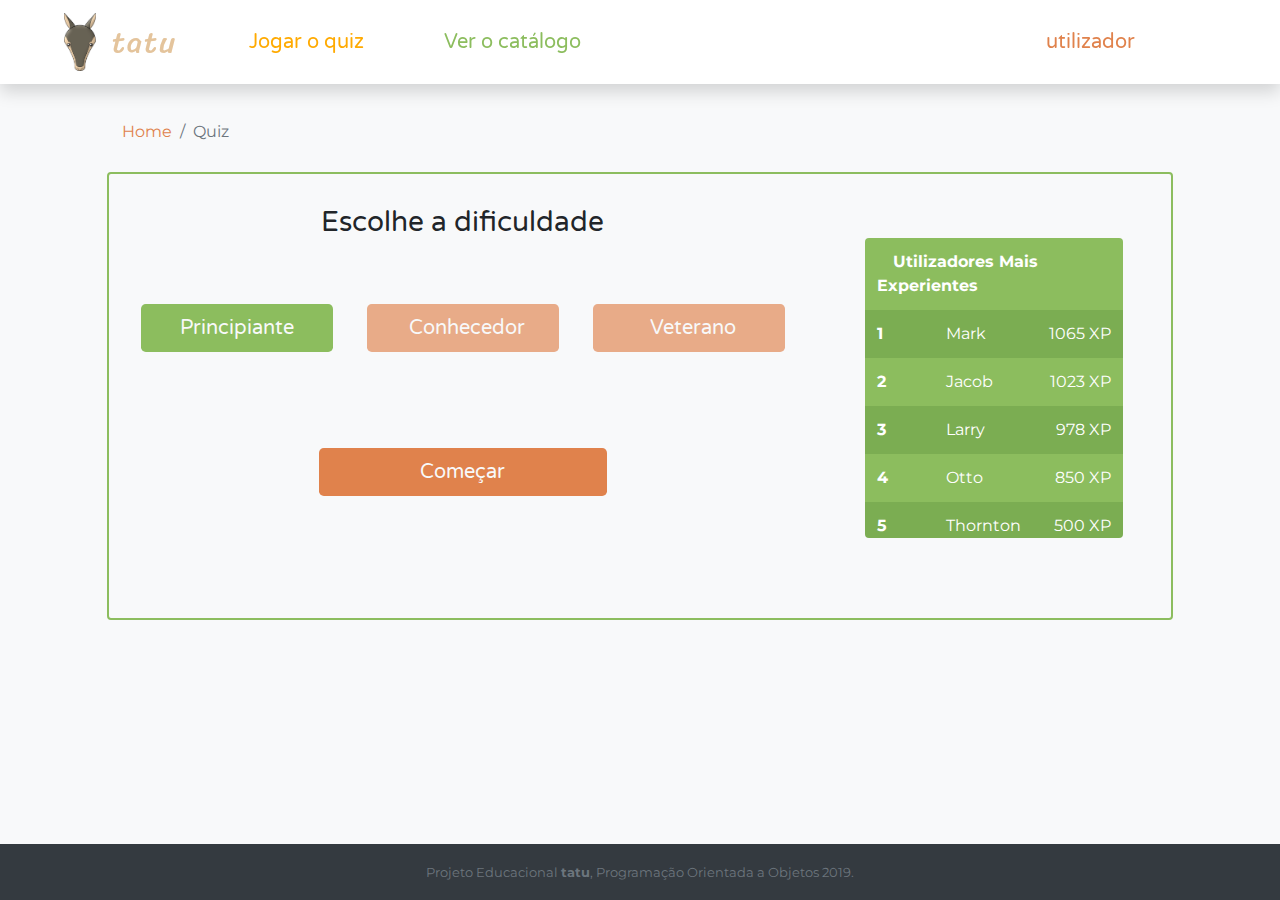
<file: views/quiz.html>
<!doctype html>
<html lang="en">

<head>
  <title>tatu</title>
  <!-- Required meta tags -->
  <meta charset="utf-8">
  <meta name="viewport" content="width=device-width, initial-scale=1, shrink-to-fit=no">

  <meta name="description" content="Página de jogo">
  <meta name="keywords" content="HTML,CSS,JavaScript,Bootstrap">
  <meta name="author" content="Nuno Cadeia 9170511">

  <link rel="icon" href="../img/favicon.ico" type="image/ico">

  <!-- Bootstrap CSS -->
  <link rel="stylesheet" href="https://stackpath.bootstrapcdn.com/bootstrap/4.3.1/css/bootstrap.min.css"
    integrity="sha384-ggOyR0iXCbMQv3Xipma34MD+dH/1fQ784/j6cY/iJTQUOhcWr7x9JvoRxT2MZw1T" crossorigin="anonymous">

  <link rel="stylesheet" href="https://use.fontawesome.com/releases/v5.8.2/css/all.css"
    integrity="sha384-oS3vJWv+0UjzBfQzYUhtDYW+Pj2yciDJxpsK1OYPAYjqT085Qq/1cq5FLXAZQ7Ay" crossorigin="anonymous">

  <link rel="stylesheet" href="../css/quiz.css">
</head>

<body>

  <nav class="navbar navbar-expand-md navbar-light bg-white fixed-top shadow"></nav>

  <div class="container-fluid my-3">
    <div class="row mt-2 mt-xl-4">
      <div class="col-12 col-lg-11 offset-lg-1">
        <nav aria-label="breadcrumb">
          <ol class="pl-0 breadcrumb">
            <li class="breadcrumb-item"><a href="home.html">Home</a></li>
            <li class="breadcrumb-item active" aria-current="page">Quiz</li>
          </ol>
        </nav>
      </div>
    </div>
    <div class="row">
      <div id="tatu-quiz-wrapper" class="col-12 col-lg-10 offset-lg-1 rounded">
        <!-- <div class="row py-3">
          <div class="col-12 col-xl-7 px-md-5 pt-md-3 pr-xl-0">
            <div class="d-md-flex justify-content-between tatu-font-playful">
              <div>
                <h3 id="tatu-question-num" class="d-inline-block">Pergunta&nbsp;<span>1</span>&nbsp;/</h3>
                <span>10</span>
              </div>
              <div id="tatu-timer-wrapper">
                <h4 id="tatu-question-timer">02:00</h4>
              </div>
            </div>
            <br>
            <br>
            <div id="tatu-question-content" class="mb-4 mb-xl-0">Lorem ipsum dolor sit amet, consectetur
              adipiscing elit, sed do eiusmod
              tempor incididunt
              ut labore et dolore
              magna aliqua. Ut enim ad minim veniam, quis nostrud exercitation ullamco laboris nisi ut aliquip ex ea
              commodo
              consequat. Duis aute irure dolor in reprehenderit in voluptate velit esse cillum dolore eu fugiat nulla
              pariatur.
            </div>
          </div>
          <div id="tatu-question-aid" class="col-12 col-md-6 offset-md-3 col-xl-4 offset-xl-1 pr-4">
            <img class="rounded" src="../img/catalog.html/lemuel-butler-515-unsplash.jpg" alt="">
          </div>
        </div>
        <div class="row mt-3 mt-xl-5">
          <div class="col-12 d-flex flex-wrap justify-content-around mb-4 mb-xl-2">
            <button type="button" class="btn btn-lg tatu-btn-answer text-light text-left mb-2 mb-md-4 mb-xl-0"
              value="a"><span class="mr-3">A.</span>Crocodilo</button>
            <button type="button" class="btn btn-lg tatu-btn-answer text-light text-left mb-2 mb-md-4 mb-xl-0"
              value="b"><span class="mr-3">B.</span>Camelo</button>
            <button type="button" class="btn btn-lg tatu-btn-answer text-light text-left mb-2 mb-md-4 mb-xl-0"
              value="c"><span class="mr-3">C.</span>Leão</button>
            <button type="button" class="btn btn-lg tatu-btn-answer text-light text-left mb-2 mb-md-4 mb-xl-0"
              value="d"><span class="mr-3">D.</span>Girafa</button>
          </div>
        </div>
        <div class="row mb-5 my-xl-5">
          <div class="col-12 d-flex justify-content-center">
            <button id="tatu-btn-next" type="button" class="btn btn-lg text-light text-left disabled">Próxima
              pergunta<i class="ml-5 fas fa-chevron-right"></i></button>
          </div>
        </div> -->
        <div class="row py-3">
          <div class="col-12 col-xl-8">
            <h3 class="mt-3 my-xl-3 tatu-font-playful d-flex justify-content-center">Escolhe a dificuldade</h3>
            <div
              class="my-4 my-md-5 pt-xl-3 tatu-font-playful d-flex flex-column align-items-center flex-md-row justify-content-md-around">
              <button
                class="btn btn-lg my-2 my-md-0 text-light text-left text-md-center tatu-btn-difficulty tatu-dif-selected"
                value="1">Principiante</button>
              <button class="btn btn-lg my-2 my-md-0 text-light text-left text-md-center tatu-btn-difficulty" value="2"
                disabled><i class="fas fa-lock fa-fw mr-2"></i>Conhecedor</button>
              <button class="btn btn-lg my-2 my-md-0 text-light text-left text-md-center tatu-btn-difficulty" value="3"
                disabled><i class="fas fa-lock fa-fw mr-2"></i>Veterano</button>
            </div>
            <div class="tatu-font-playful d-flex justify-content-center">
              <button id="tatu-btn-start" class="btn btn-lg text-light mt-2 mb-5 my-xl-5">Começar</button>
            </div>
          </div>
          <div class="col-12 col-md-6 offset-md-3 col-xl-4 offset-xl-0 my-2 px-4 my-xl-0 p-xl-5">
            <table class="table table-borderless text-white d-block rounded">
              <thead>
                <tr>
                  <th colspan="3" scope="col" class="text-capitalize"><i class="fas fa-medal mr-3"></i>Utilizadores
                    mais
                    experientes</th>
                </tr>
              </thead>
              <tbody>
                <tr>
                  <th scope="row">1</th>
                  <td class="col-8">Mark</td>
                  <td class="text-right">1065&nbsp;XP</td>
                </tr>
                <tr>
                  <th scope="row">2</th>
                  <td class="col-8">Jacob</td>
                  <td class="text-right">1023&nbsp;XP</td>
                </tr>
                <tr>
                  <th scope="row">3</th>
                  <td class="col-8">Larry</td>
                  <td class="text-right">978&nbsp;XP</td>
                </tr>
                <tr>
                  <th scope="row">4</th>
                  <td class="col-8">Otto</td>
                  <td class="text-right">850&nbsp;XP</td>
                </tr>
                <tr>
                  <th scope="row">5</th>
                  <td class="col-8">Thornton</td>
                  <td class="text-right">500&nbsp;XP</td>
                </tr>
                <tr>
                  <th scope="row">6</th>
                  <td class="col-8">---</td>
                  <td class="text-right">0&nbsp;XP</td>
                </tr>
                <tr>
                  <th scope="row">7</th>
                  <td class="col-8">---</td>
                  <td class="text-right">0&nbsp;XP</td>
                </tr>
                <tr>
                  <th scope="row">8</th>
                  <td class="col-8">---</td>
                  <td class="text-right">0&nbsp;XP</td>
                </tr>
                <tr>
                  <th scope="row">9</th>
                  <td class="col-8">---</td>
                  <td class="text-right">0&nbsp;XP</td>
                </tr>
                <tr>
                  <th scope="row">10</th>
                  <td class="col-8">---</td>
                  <td class="text-right">0&nbsp;XP</td>
                </tr>
                <tr class="tatu-tr-active">
                  <th scope="row">10010</th>
                  <td class="col-8">utilizador</td>
                  <td class="text-right">10&nbsp;XP</td>
                </tr>
              </tbody>
            </table>
          </div>
        </div>
      </div>
    </div>
  </div>

  <footer class="footer py-3 bg-dark">
    <div class="container text-center">
      <small class="text-muted">Projeto Educacional <b>tatu</b>, Programação Orientada a Objetos 2019.</small>
    </div>
  </footer>

  <!-- Optional JavaScript -->
  <script src="../js/controllers/nav-and-footer.js"></script>
  <script src="../js/controllers/quiz.js"></script>
  <!-- jQuery first, then Popper.js, then Bootstrap JS -->
  <script src="https://code.jquery.com/jquery-3.3.1.slim.min.js"
    integrity="sha384-q8i/X+965DzO0rT7abK41JStQIAqVgRVzpbzo5smXKp4YfRvH+8abtTE1Pi6jizo"
    crossorigin="anonymous"></script>
  <script src="https://cdnjs.cloudflare.com/ajax/libs/popper.js/1.14.7/umd/popper.min.js"
    integrity="sha384-UO2eT0CpHqdSJQ6hJty5KVphtPhzWj9WO1clHTMGa3JDZwrnQq4sF86dIHNDz0W1"
    crossorigin="anonymous"></script>
  <script src="https://stackpath.bootstrapcdn.com/bootstrap/4.3.1/js/bootstrap.min.js"
    integrity="sha384-JjSmVgyd0p3pXB1rRibZUAYoIIy6OrQ6VrjIEaFf/nJGzIxFDsf4x0xIM+B07jRM"
    crossorigin="anonymous"></script>
</body>

</html>
</file>
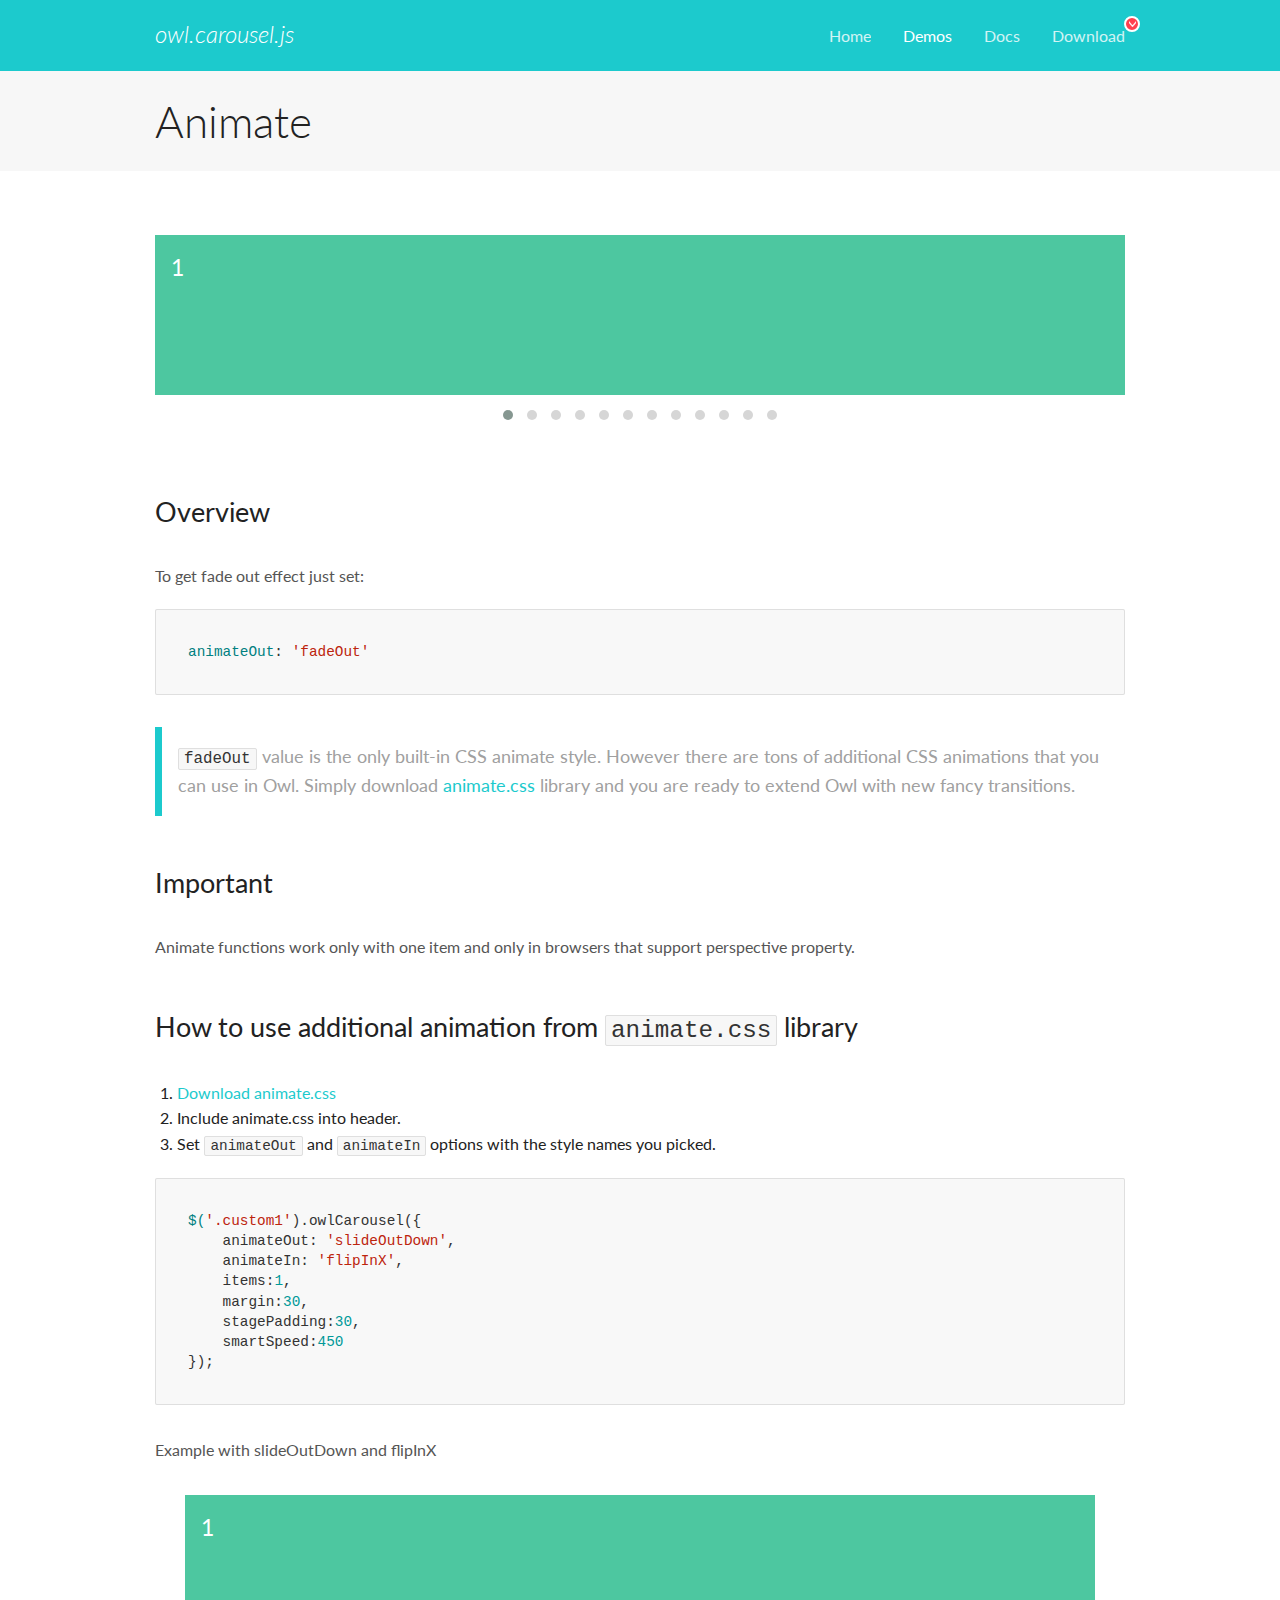
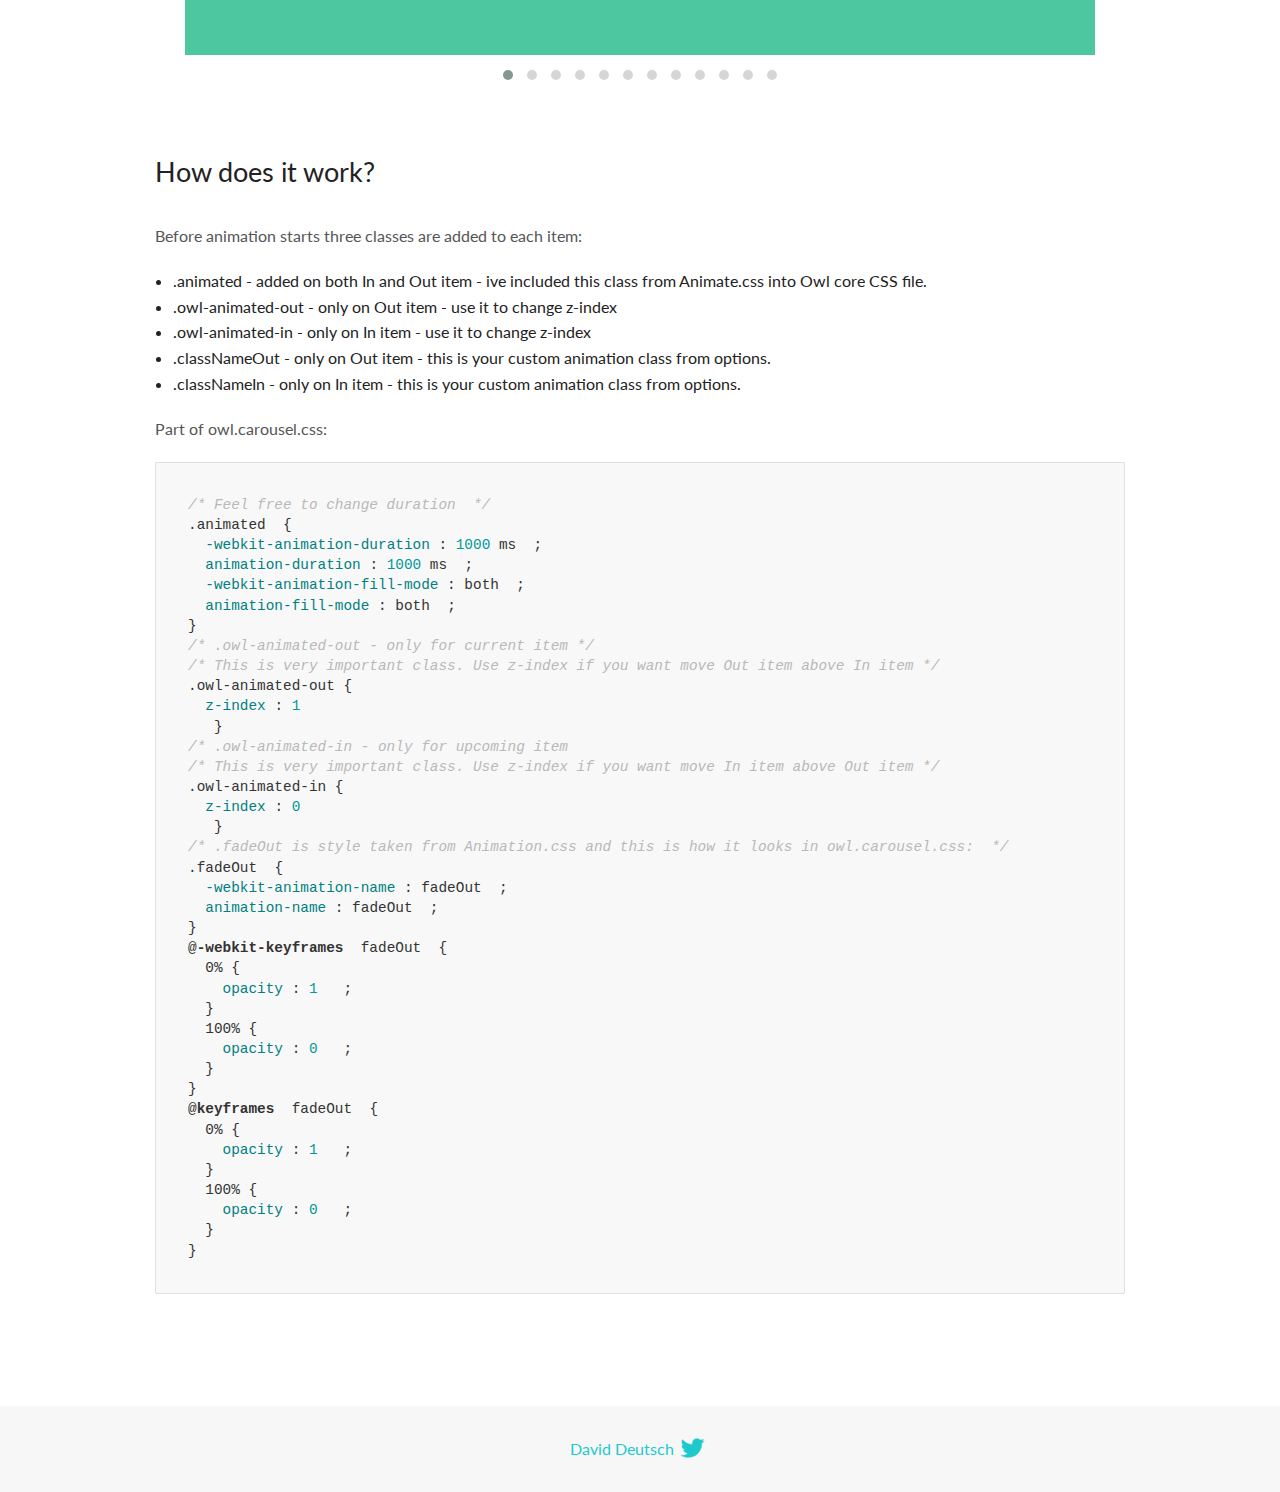
<file: css/lib/OwlCarousel2-2.3.4/docs/demos/animate.html>
<!DOCTYPE html>
<html lang="en">
  <head>

    <!-- head -->
    <meta charset="utf-8">
    <meta name="msapplication-tap-highlight" content="no" />
    <meta name="viewport" content="width=device-width, initial-scale=1.0" />
    <meta name="description" content="Animate carousel">
    <meta name="author" content="David Deutsch">
    <title>
      Animate Demo | Owl Carousel | 2.3.4
    </title>

    <!-- Stylesheets -->
    <link href='https://fonts.googleapis.com/css?family=Lato:300,400,700,400italic,300italic' rel='stylesheet' type='text/css'>
    <link rel="stylesheet" href="../assets/css/docs.theme.min.css">

    <!-- Owl Stylesheets -->
    <link rel="stylesheet" href="../assets/owlcarousel/assets/owl.carousel.min.css">
    <link rel="stylesheet" href="../assets/owlcarousel/assets/owl.theme.default.min.css">

    <!-- HTML5 shim and Respond.js IE8 support of HTML5 elements and media queries -->

    <!--[if lt IE 9]>
      <script src="https://oss.maxcdn.com/libs/html5shiv/3.7.0/html5shiv.js"></script>
      <script src="https://oss.maxcdn.com/libs/respond.js/1.3.0/respond.min.js"></script>
    <![endif]-->

    <!-- Favicons -->
    <link rel="apple-touch-icon-precomposed" sizes="144x144" href="../assets/ico/apple-touch-icon-144-precomposed.png">
    <link rel="shortcut icon" href="../assets/ico/favicon.png">
    <link rel="shortcut icon" href="favicon.ico">

    <!-- Yeah i know js should not be in header. Its required for demos.-->

    <!-- javascript -->
    <script src="../assets/vendors/jquery.min.js"></script>
    <script src="../assets/owlcarousel/owl.carousel.js"></script>
  </head>
  <body>

    <!-- header -->
    <header class="header">
      <div class="row">
        <div class="large-12 columns">
          <div class="brand left">
            <h3>
              <a href="/OwlCarousel2/">owl.carousel.js</a> 
            </h3>
          </div>
          <a id="toggle-nav" class="right">
            <span></span> <span></span> <span></span> 
          </a> 
          <div class="nav-bar">
            <ul class="clearfix">
              <li> <a href="/OwlCarousel2/index.html">Home</a>  </li>
              <li class="active">
                <a href="/OwlCarousel2/demos/demos.html">Demos</a> 
              </li>
              <li> <a href="/OwlCarousel2/docs/started-welcome.html">Docs</a>  </li>
              <li>
                <a href="https://github.com/OwlCarousel2/OwlCarousel2/archive/2.3.4.zip">Download</a> 
                <span class="download"></span> 
              </li>
            </ul>
          </div>
        </div>
      </div>
    </header>

    <!-- title -->
    <section class="title">
      <div class="row">
        <div class="large-12 columns">
          <h1>Animate</h1>
        </div>
      </div>
    </section>

    <!--  Demos -->
    <section id="demos">
      <div class="row">
        <div class="large-12 columns">
          <div class="fadeOut owl-carousel owl-theme">
            <div class="item">
              <h4>1</h4>
            </div>
            <div class="item">
              <h4>2</h4>
            </div>
            <div class="item">
              <h4>3</h4>
            </div>
            <div class="item">
              <h4>4</h4>
            </div>
            <div class="item">
              <h4>5</h4>
            </div>
            <div class="item">
              <h4>6</h4>
            </div>
            <div class="item">
              <h4>7</h4>
            </div>
            <div class="item">
              <h4>8</h4>
            </div>
            <div class="item">
              <h4>9</h4>
            </div>
            <div class="item">
              <h4>10</h4>
            </div>
            <div class="item">
              <h4>11</h4>
            </div>
            <div class="item">
              <h4>12</h4>
            </div>
          </div>
          <h3 id="overview">Overview</h3>
          <p>To get fade out effect just set:</p>
          <pre><code>animateOut: &#39;fadeOut&#39;</code></pre>
          <blockquote>
            <p><code>fadeOut</code> value is the only built-in CSS animate style. However there are tons of additional CSS animations that you can use in Owl. Simply download
              <a href="https://daneden.github.io/animate.css/">animate.css</a>  library and you are ready to extend Owl with new fancy transitions.</p>
          </blockquote>
          <h3 id="important">Important</h3>
          <p>Animate functions work only with one item and only in browsers that support perspective property.</p>
          <h3 id="how-to-use-additional-animation-from-animate-css-library">How to use additional animation from <code>animate.css</code> library</h3>
          <ol>
            <li> <a href="https://daneden.github.io/animate.css/">Download animate.css</a>  </li>
            <li>Include animate.css into header.</li>
            <li>Set <code>animateOut</code> and <code>animateIn</code> options with the style names you picked.</li>
          </ol>
          <pre><code>$(&#39;.custom1&#39;).owlCarousel({
    animateOut: &#39;slideOutDown&#39;,
    animateIn: &#39;flipInX&#39;,
    items:1,
    margin:30,
    stagePadding:30,
    smartSpeed:450
});</code></pre>
          <p>Example with slideOutDown and flipInX</p>
          <div class="custom1 owl-carousel owl-theme">
            <div class="item">
              <h4>1</h4>
            </div>
            <div class="item">
              <h4>2</h4>
            </div>
            <div class="item">
              <h4>3</h4>
            </div>
            <div class="item">
              <h4>4</h4>
            </div>
            <div class="item">
              <h4>5</h4>
            </div>
            <div class="item">
              <h4>6</h4>
            </div>
            <div class="item">
              <h4>7</h4>
            </div>
            <div class="item">
              <h4>8</h4>
            </div>
            <div class="item">
              <h4>9</h4>
            </div>
            <div class="item">
              <h4>10</h4>
            </div>
            <div class="item">
              <h4>11</h4>
            </div>
            <div class="item">
              <h4>12</h4>
            </div>
          </div>
          <h3 id="how-does-it-work-">How does it work?</h3>
          <p>Before animation starts three classes are added to each item:</p>
          <ul>
            <li>.animated - added on both In and Out item - ive included this class from Animate.css into Owl core CSS file.</li>
            <li>.owl-animated-out - only on Out item - use it to change z-index</li>
            <li>.owl-animated-in - only on In item - use it to change z-index</li>
            <li>.classNameOut - only on Out item - this is your custom animation class from options.</li>
            <li>.classNameIn - only on In item - this is your custom animation class from options.</li>
          </ul>
          <p>Part of owl.carousel.css:</p>
          <pre><code class="language-css"><span class="comment">/* Feel free to change duration  */</span> 
<span class="class">.animated</span>  <span class="rules">{
  <span class="rule"><span class="attribute">-webkit-animation-duration</span> :<span class="value"> <span class="number">1000</span> ms</span> </span> ;
  <span class="rule"><span class="attribute">animation-duration</span> :<span class="value"> <span class="number">1000</span> ms</span> </span> ;
  <span class="rule"><span class="attribute">-webkit-animation-fill-mode</span> :<span class="value"> both</span> </span> ;
  <span class="rule"><span class="attribute">animation-fill-mode</span> :<span class="value"> both</span> </span> ;
<span class="rule">}</span> </span> 
<span class="comment">/* .owl-animated-out - only for current item */</span> 
<span class="comment">/* This is very important class. Use z-index if you want move Out item above In item */</span> 
<span class="class">.owl-animated-out</span> <span class="rules">{
  <span class="rule"><span class="attribute">z-index</span> :<span class="value"> <span class="number">1</span> 
</span> </span> </span> }
<span class="comment">/* .owl-animated-in - only for upcoming item
/* This is very important class. Use z-index if you want move In item above Out item */</span> 
<span class="class">.owl-animated-in</span> <span class="rules">{
  <span class="rule"><span class="attribute">z-index</span> :<span class="value"> <span class="number">0</span> 
</span> </span> </span> }
<span class="comment">/* .fadeOut is style taken from Animation.css and this is how it looks in owl.carousel.css:  */</span> 
<span class="class">.fadeOut</span>  <span class="rules">{
  <span class="rule"><span class="attribute">-webkit-animation-name</span> :<span class="value"> fadeOut</span> </span> ;
  <span class="rule"><span class="attribute">animation-name</span> :<span class="value"> fadeOut</span> </span> ;
<span class="rule">}</span> </span> 
<span class="at_rule">@<span class="keyword">-webkit-keyframes</span>  fadeOut </span> {
  0% <span class="rules">{
    <span class="rule"><span class="attribute">opacity</span> :<span class="value"> <span class="number">1</span> </span> </span> ;
  <span class="rule">}</span> </span> 
  100% <span class="rules">{
    <span class="rule"><span class="attribute">opacity</span> :<span class="value"> <span class="number">0</span> </span> </span> ;
  <span class="rule">}</span> </span> 
}
<span class="at_rule">@<span class="keyword">keyframes</span>  fadeOut </span> {
  0% <span class="rules">{
    <span class="rule"><span class="attribute">opacity</span> :<span class="value"> <span class="number">1</span> </span> </span> ;
  <span class="rule">}</span> </span> 
  100% <span class="rules">{
    <span class="rule"><span class="attribute">opacity</span> :<span class="value"> <span class="number">0</span> </span> </span> ;
  <span class="rule">}</span> </span> 
}</code></pre>
          <link rel="stylesheet" href="../assets/css/animate.css">
          <script>
            jQuery(document).ready(function($) {
              $('.fadeOut').owlCarousel({
                items: 1,
                animateOut: 'fadeOut',
                loop: true,
                margin: 10,
              });
              $('.custom1').owlCarousel({
                animateOut: 'slideOutDown',
                animateIn: 'flipInX',
                items: 1,
                margin: 30,
                stagePadding: 30,
                smartSpeed: 450
              });
            });
          </script>
        </div>
      </div>
    </section>

    <!-- footer -->
    <footer class="footer">
      <div class="row">
        <div class="large-12 columns">
          <h5>
            <a href="/OwlCarousel2/docs/support-contact.html">David Deutsch</a> 
            <a id="custom-tweet-button" href="https://twitter.com/share?url=https://github.com/OwlCarousel2/OwlCarousel2&text=Owl Carousel - This is so awesome! " target="_blank"></a> 
          </h5>
        </div>
      </div>
    </footer>

    <!-- vendors -->
    <script src="../assets/vendors/highlight.js"></script>
    <script src="../assets/js/app.js"></script>
  </body>
</html>
</file>
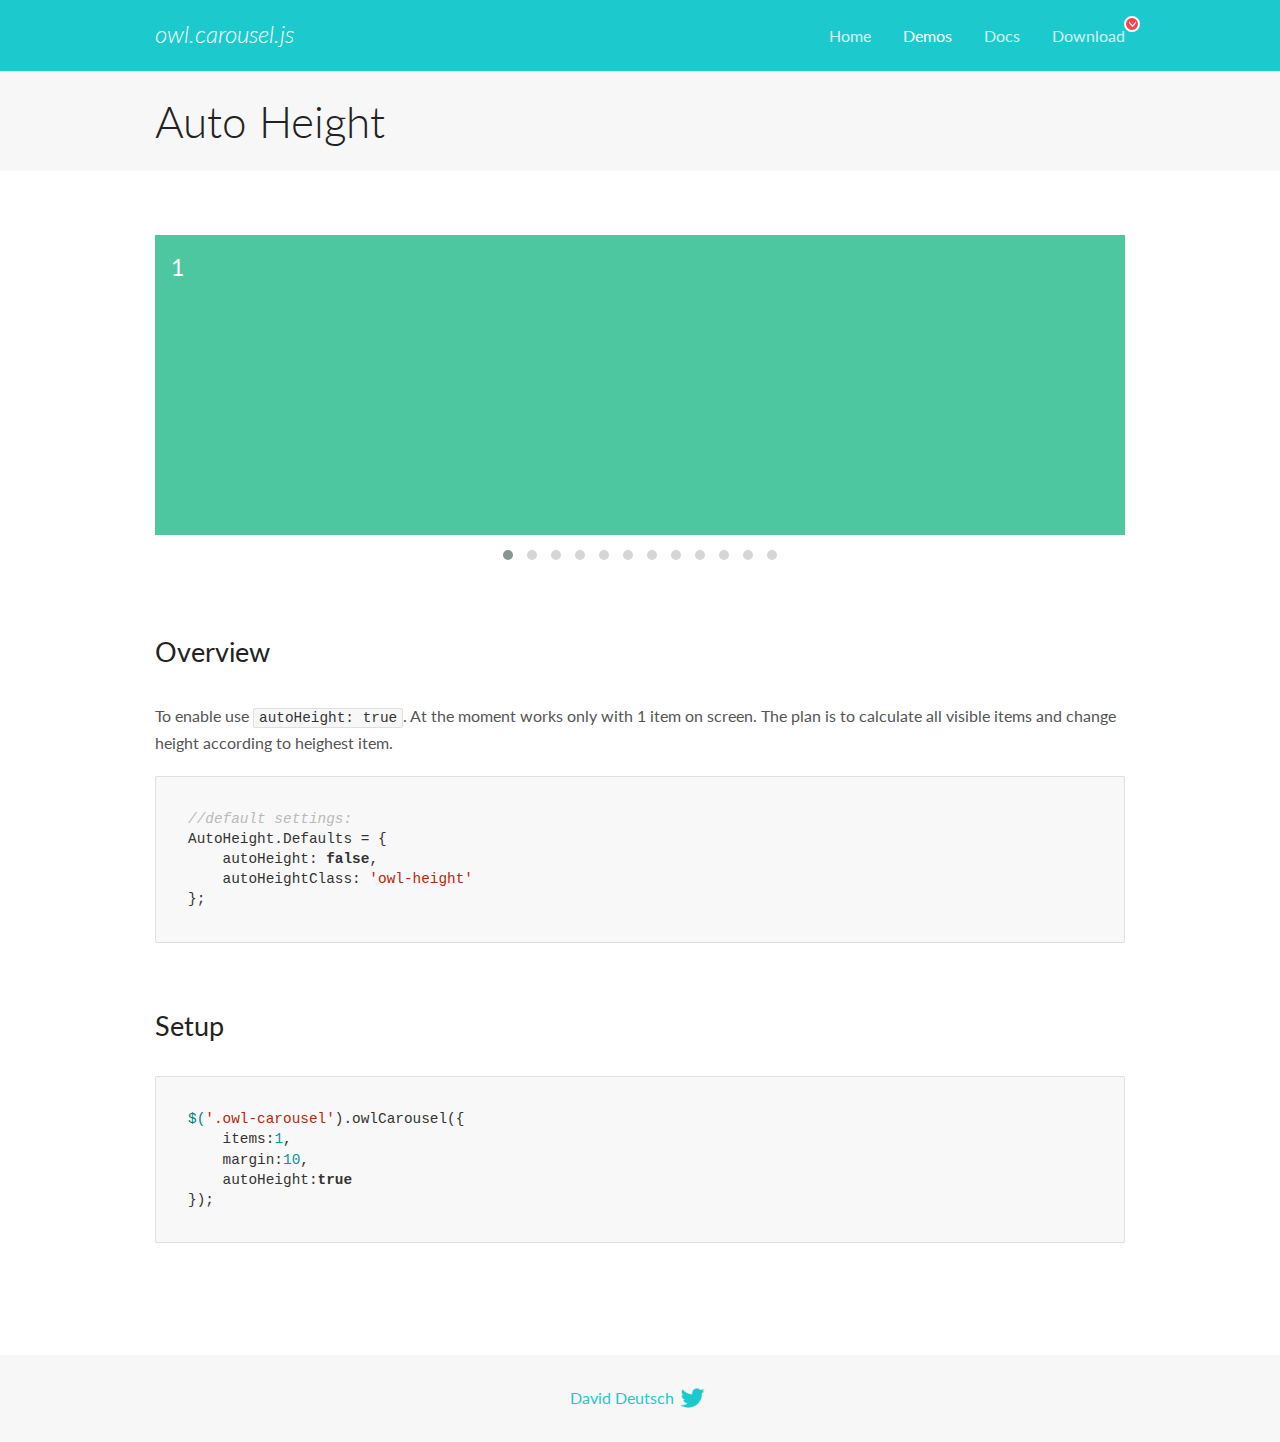
<file: css/lib/OwlCarousel2-2.3.4/docs/demos/autoheight.html>
<!DOCTYPE html>
<html lang="en">
  <head>

    <!-- head -->
    <meta charset="utf-8">
    <meta name="msapplication-tap-highlight" content="no" />
    <meta name="viewport" content="width=device-width, initial-scale=1.0" />
    <meta name="description" content="autoHeight usage demo">
    <meta name="author" content="David Deutsch">
    <title>
      Auto Height Demo | Owl Carousel | 2.3.4
    </title>

    <!-- Stylesheets -->
    <link href='https://fonts.googleapis.com/css?family=Lato:300,400,700,400italic,300italic' rel='stylesheet' type='text/css'>
    <link rel="stylesheet" href="../assets/css/docs.theme.min.css">

    <!-- Owl Stylesheets -->
    <link rel="stylesheet" href="../assets/owlcarousel/assets/owl.carousel.min.css">
    <link rel="stylesheet" href="../assets/owlcarousel/assets/owl.theme.default.min.css">

    <!-- HTML5 shim and Respond.js IE8 support of HTML5 elements and media queries -->

    <!--[if lt IE 9]>
      <script src="https://oss.maxcdn.com/libs/html5shiv/3.7.0/html5shiv.js"></script>
      <script src="https://oss.maxcdn.com/libs/respond.js/1.3.0/respond.min.js"></script>
    <![endif]-->

    <!-- Favicons -->
    <link rel="apple-touch-icon-precomposed" sizes="144x144" href="../assets/ico/apple-touch-icon-144-precomposed.png">
    <link rel="shortcut icon" href="../assets/ico/favicon.png">
    <link rel="shortcut icon" href="favicon.ico">

    <!-- Yeah i know js should not be in header. Its required for demos.-->

    <!-- javascript -->
    <script src="../assets/vendors/jquery.min.js"></script>
    <script src="../assets/owlcarousel/owl.carousel.js"></script>
  </head>
  <body>

    <!-- header -->
    <header class="header">
      <div class="row">
        <div class="large-12 columns">
          <div class="brand left">
            <h3>
              <a href="/OwlCarousel2/">owl.carousel.js</a> 
            </h3>
          </div>
          <a id="toggle-nav" class="right">
            <span></span> <span></span> <span></span> 
          </a> 
          <div class="nav-bar">
            <ul class="clearfix">
              <li> <a href="/OwlCarousel2/index.html">Home</a>  </li>
              <li class="active">
                <a href="/OwlCarousel2/demos/demos.html">Demos</a> 
              </li>
              <li> <a href="/OwlCarousel2/docs/started-welcome.html">Docs</a>  </li>
              <li>
                <a href="https://github.com/OwlCarousel2/OwlCarousel2/archive/2.3.4.zip">Download</a> 
                <span class="download"></span> 
              </li>
            </ul>
          </div>
        </div>
      </div>
    </header>

    <!-- title -->
    <section class="title">
      <div class="row">
        <div class="large-12 columns">
          <h1>Auto Height</h1>
        </div>
      </div>
    </section>

    <!--  Demos -->
    <section id="demos">
      <div class="row">
        <div class="large-12 columns">
          <div class="owl-carousel owl-theme">
            <div class="item" style="height:300px">
              <h4>1</h4>
            </div>
            <div class="item" style="height:100px">
              <h4>2</h4>
            </div>
            <div class="item" style="height:500px">
              <h4>3</h4>
            </div>
            <div class="item" style="height:250px">
              <h4>4</h4>
            </div>
            <div class="item" style="height:400px">
              <h4>5</h4>
            </div>
            <div class="item" style="height:500px">
              <h4>6</h4>
            </div>
            <div class="item" style="height:600px">
              <h4>7</h4>
            </div>
            <div class="item" style="height:400px">
              <h4>8</h4>
            </div>
            <div class="item" style="height:300px">
              <h4>9</h4>
            </div>
            <div class="item" style="height:350px">
              <h4>10</h4>
            </div>
            <div class="item" style="height:200px">
              <h4>11</h4>
            </div>
            <div class="item" style="height:150px">
              <h4>12</h4>
            </div>
          </div>
          <h3 id="overview">Overview</h3>
          <p>To enable use <code>autoHeight: true</code>. At the moment works only with 1 item on screen. The plan is to calculate all visible items and change height according to heighest item.</p>
          <pre><code>//default settings:
AutoHeight.Defaults = {
    autoHeight: false,
    autoHeightClass: &#39;owl-height&#39;
};</code></pre>
          <h3 id="setup">Setup</h3>
          <pre><code>$(&#39;.owl-carousel&#39;).owlCarousel({
    items:1,
    margin:10,
    autoHeight:true
});</code></pre>
          <script>
            $(document).ready(function() {
              $('.owl-carousel').owlCarousel({
                items: 1,
                margin: 10,
                autoHeight: true
              });
            })
          </script>
        </div>
      </div>
    </section>

    <!-- footer -->
    <footer class="footer">
      <div class="row">
        <div class="large-12 columns">
          <h5>
            <a href="/OwlCarousel2/docs/support-contact.html">David Deutsch</a> 
            <a id="custom-tweet-button" href="https://twitter.com/share?url=https://github.com/OwlCarousel2/OwlCarousel2&text=Owl Carousel - This is so awesome! " target="_blank"></a> 
          </h5>
        </div>
      </div>
    </footer>

    <!-- vendors -->
    <script src="../assets/vendors/highlight.js"></script>
    <script src="../assets/js/app.js"></script>
  </body>
</html>
</file>
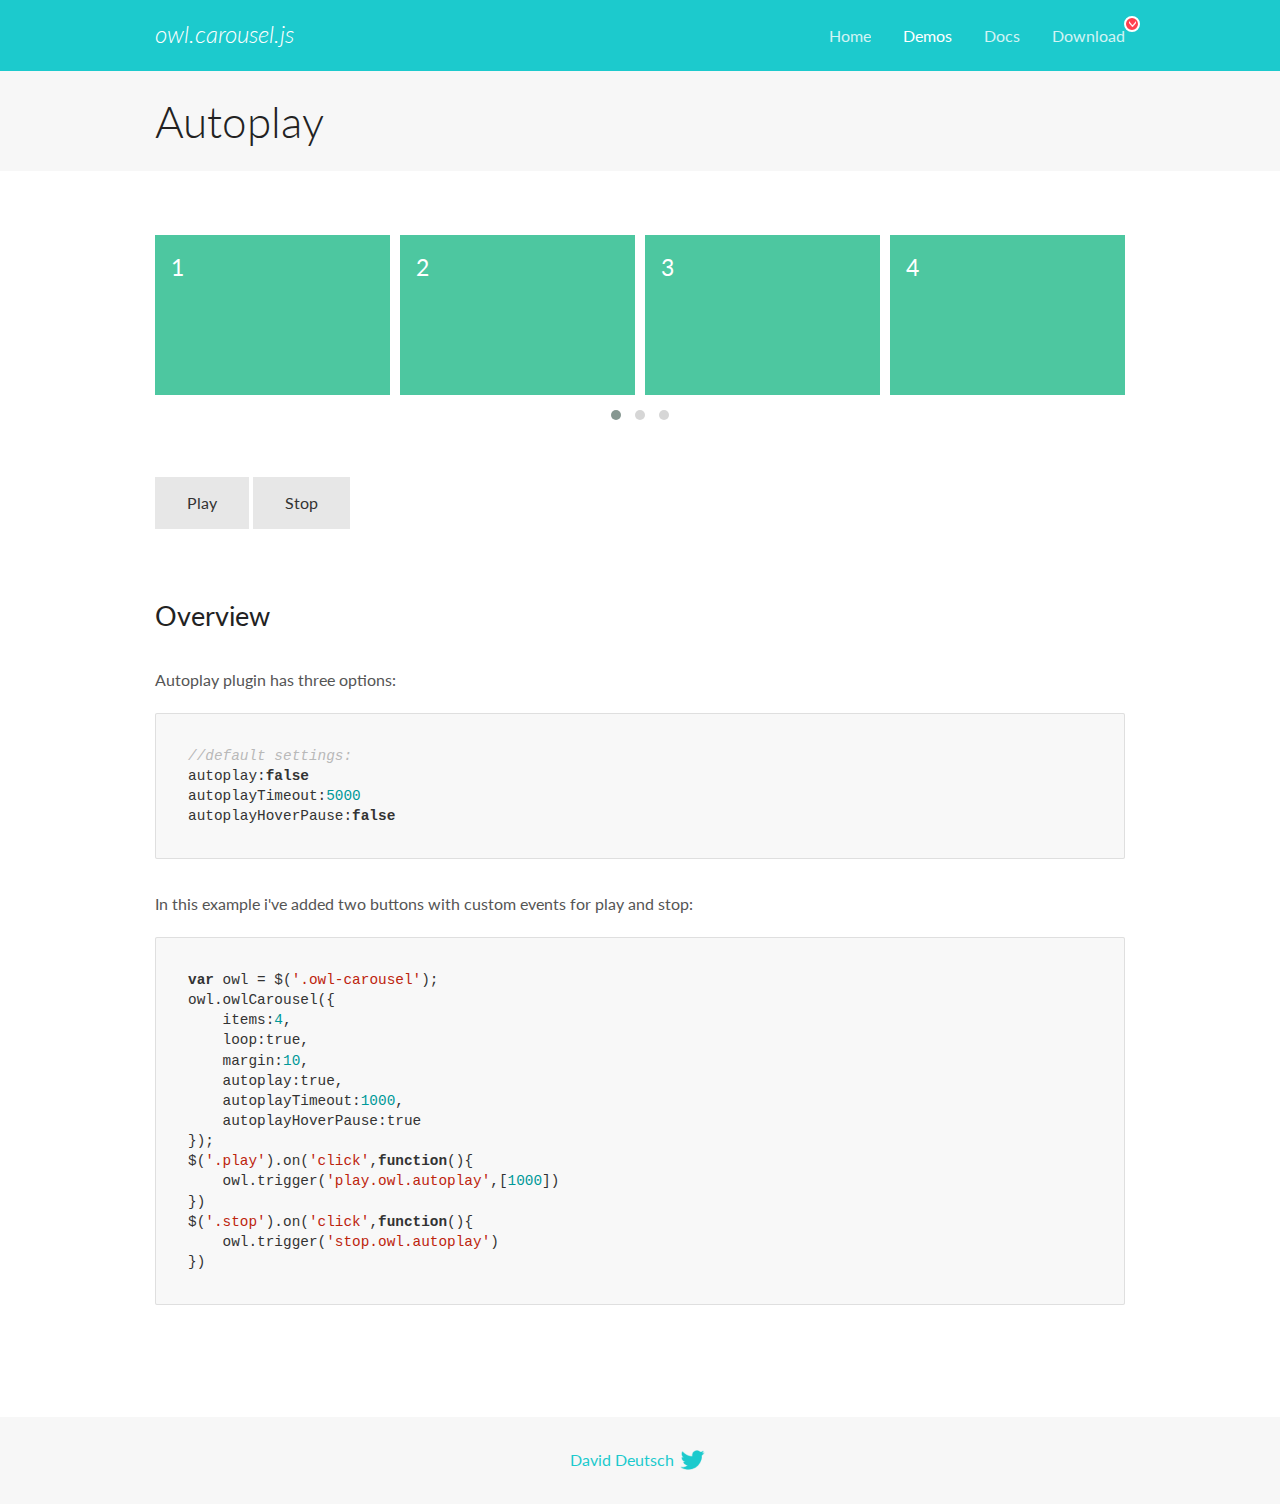
<file: css/lib/OwlCarousel2-2.3.4/docs/demos/autoplay.html>
<!DOCTYPE html>
<html lang="en">
  <head>

    <!-- head -->
    <meta charset="utf-8">
    <meta name="msapplication-tap-highlight" content="no" />
    <meta name="viewport" content="width=device-width, initial-scale=1.0" />
    <meta name="description" content="Autoplay usage demo">
    <meta name="author" content="David Deutsch">
    <title>
      Autoplay Demo | Owl Carousel | 2.3.4
    </title>

    <!-- Stylesheets -->
    <link href='https://fonts.googleapis.com/css?family=Lato:300,400,700,400italic,300italic' rel='stylesheet' type='text/css'>
    <link rel="stylesheet" href="../assets/css/docs.theme.min.css">

    <!-- Owl Stylesheets -->
    <link rel="stylesheet" href="../assets/owlcarousel/assets/owl.carousel.min.css">
    <link rel="stylesheet" href="../assets/owlcarousel/assets/owl.theme.default.min.css">

    <!-- HTML5 shim and Respond.js IE8 support of HTML5 elements and media queries -->

    <!--[if lt IE 9]>
      <script src="https://oss.maxcdn.com/libs/html5shiv/3.7.0/html5shiv.js"></script>
      <script src="https://oss.maxcdn.com/libs/respond.js/1.3.0/respond.min.js"></script>
    <![endif]-->

    <!-- Favicons -->
    <link rel="apple-touch-icon-precomposed" sizes="144x144" href="../assets/ico/apple-touch-icon-144-precomposed.png">
    <link rel="shortcut icon" href="../assets/ico/favicon.png">
    <link rel="shortcut icon" href="favicon.ico">

    <!-- Yeah i know js should not be in header. Its required for demos.-->

    <!-- javascript -->
    <script src="../assets/vendors/jquery.min.js"></script>
    <script src="../assets/owlcarousel/owl.carousel.js"></script>
  </head>
  <body>

    <!-- header -->
    <header class="header">
      <div class="row">
        <div class="large-12 columns">
          <div class="brand left">
            <h3>
              <a href="/OwlCarousel2/">owl.carousel.js</a> 
            </h3>
          </div>
          <a id="toggle-nav" class="right">
            <span></span> <span></span> <span></span> 
          </a> 
          <div class="nav-bar">
            <ul class="clearfix">
              <li> <a href="/OwlCarousel2/index.html">Home</a>  </li>
              <li class="active">
                <a href="/OwlCarousel2/demos/demos.html">Demos</a> 
              </li>
              <li> <a href="/OwlCarousel2/docs/started-welcome.html">Docs</a>  </li>
              <li>
                <a href="https://github.com/OwlCarousel2/OwlCarousel2/archive/2.3.4.zip">Download</a> 
                <span class="download"></span> 
              </li>
            </ul>
          </div>
        </div>
      </div>
    </header>

    <!-- title -->
    <section class="title">
      <div class="row">
        <div class="large-12 columns">
          <h1>Autoplay</h1>
        </div>
      </div>
    </section>

    <!--  Demos -->
    <section id="demos">
      <div class="row">
        <div class="large-12 columns">
          <div class="owl-carousel owl-theme">
            <div class="item">
              <h4>1</h4>
            </div>
            <div class="item">
              <h4>2</h4>
            </div>
            <div class="item">
              <h4>3</h4>
            </div>
            <div class="item">
              <h4>4</h4>
            </div>
            <div class="item">
              <h4>5</h4>
            </div>
            <div class="item">
              <h4>6</h4>
            </div>
            <div class="item">
              <h4>7</h4>
            </div>
            <div class="item">
              <h4>8</h4>
            </div>
            <div class="item">
              <h4>9</h4>
            </div>
            <div class="item">
              <h4>10</h4>
            </div>
            <div class="item">
              <h4>11</h4>
            </div>
            <div class="item">
              <h4>12</h4>
            </div>
          </div>
          <a class="button secondary play">Play</a> 
          <a class="button secondary stop">Stop</a> 
          <h3 id="overview">Overview</h3>
          <p>Autoplay plugin has three options:</p>
          <pre><code>//default settings:
autoplay:false
autoplayTimeout:5000
autoplayHoverPause:false</code></pre>
          <p>In this example i&#39;ve added two buttons with custom events for play and stop:</p>
          <pre><code>var owl = $(&#39;.owl-carousel&#39;);
owl.owlCarousel({
    items:4,
    loop:true,
    margin:10,
    autoplay:true,
    autoplayTimeout:1000,
    autoplayHoverPause:true
});
$(&#39;.play&#39;).on(&#39;click&#39;,function(){
    owl.trigger(&#39;play.owl.autoplay&#39;,[1000])
})
$(&#39;.stop&#39;).on(&#39;click&#39;,function(){
    owl.trigger(&#39;stop.owl.autoplay&#39;)
})</code></pre>
          <script>
            $(document).ready(function() {
              var owl = $('.owl-carousel');
              owl.owlCarousel({
                items: 4,
                loop: true,
                margin: 10,
                autoplay: true,
                autoplayTimeout: 1000,
                autoplayHoverPause: true
              });
              $('.play').on('click', function() {
                owl.trigger('play.owl.autoplay', [1000])
              })
              $('.stop').on('click', function() {
                owl.trigger('stop.owl.autoplay')
              })
            })
          </script>
        </div>
      </div>
    </section>

    <!-- footer -->
    <footer class="footer">
      <div class="row">
        <div class="large-12 columns">
          <h5>
            <a href="/OwlCarousel2/docs/support-contact.html">David Deutsch</a> 
            <a id="custom-tweet-button" href="https://twitter.com/share?url=https://github.com/OwlCarousel2/OwlCarousel2&text=Owl Carousel - This is so awesome! " target="_blank"></a> 
          </h5>
        </div>
      </div>
    </footer>

    <!-- vendors -->
    <script src="../assets/vendors/highlight.js"></script>
    <script src="../assets/js/app.js"></script>
  </body>
</html>
</file>
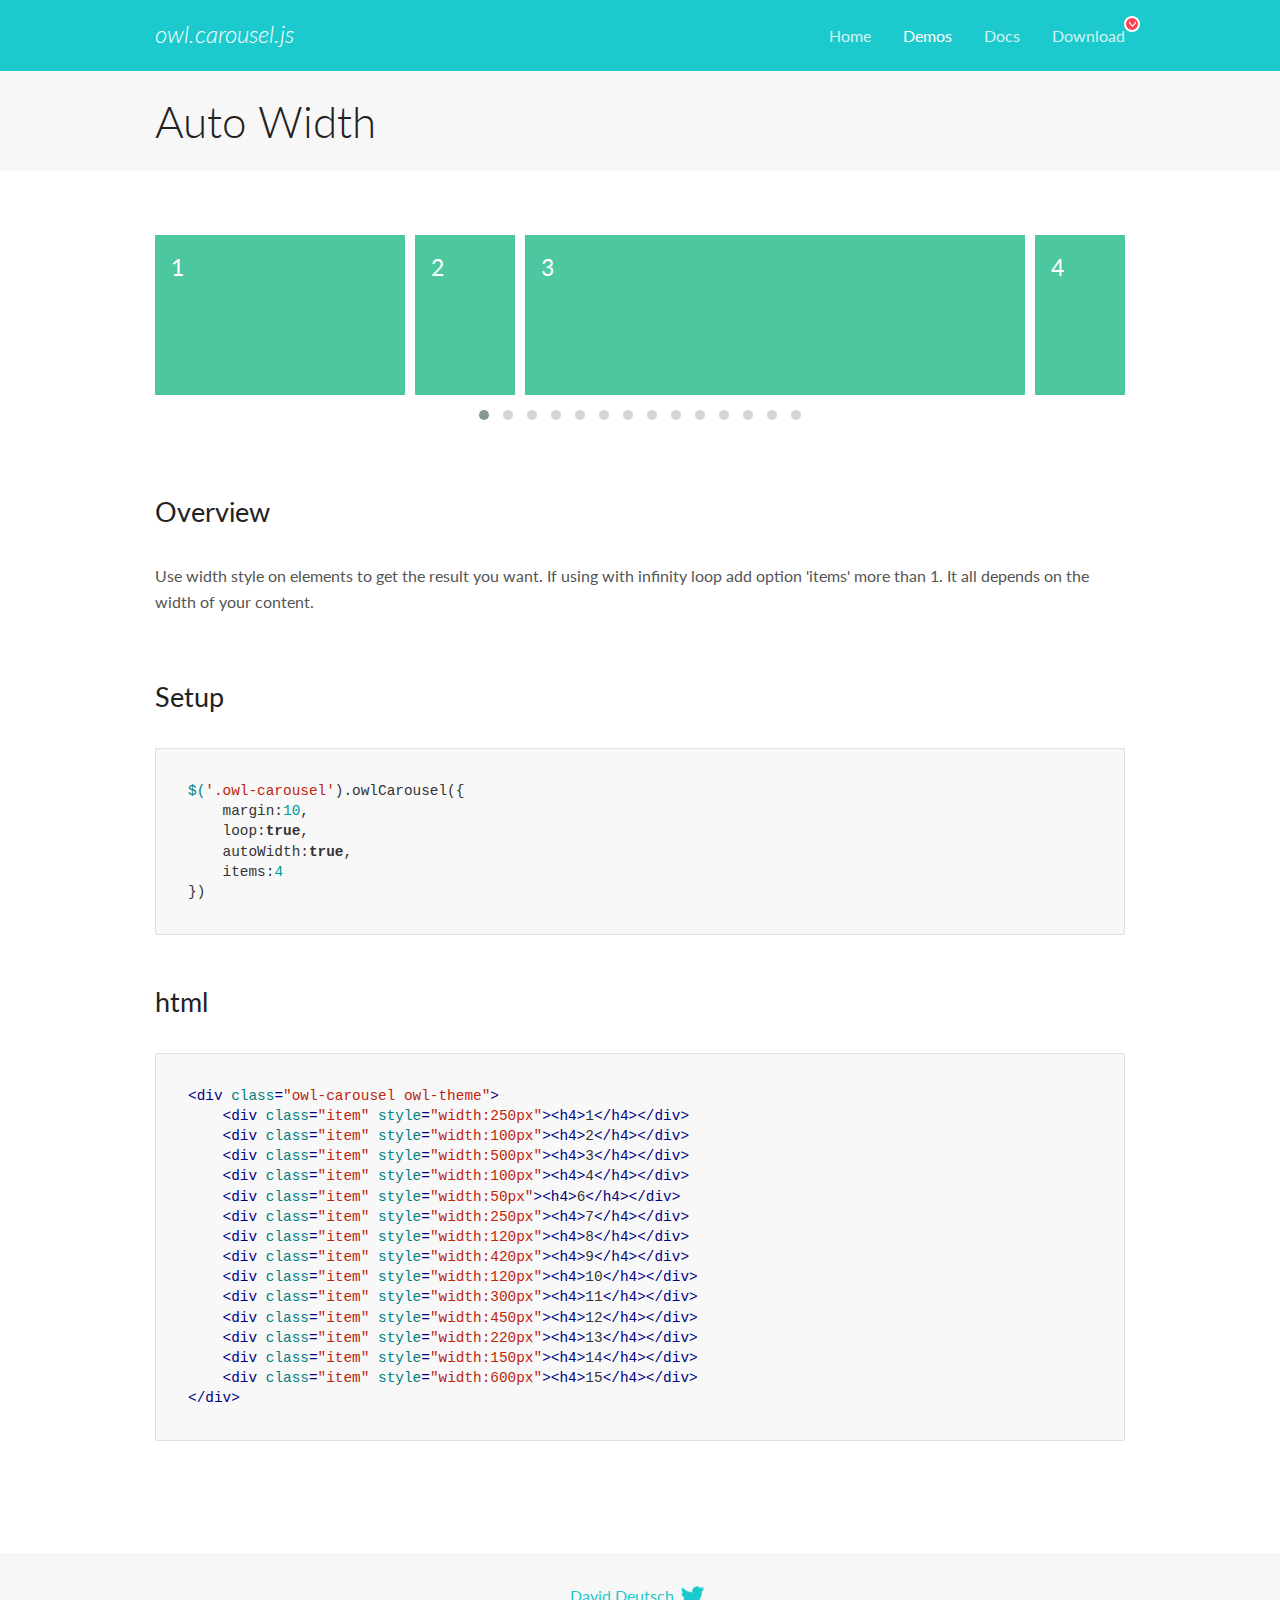
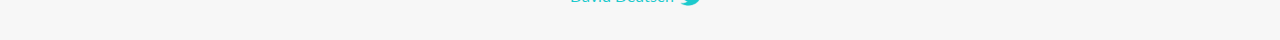
<file: css/lib/OwlCarousel2-2.3.4/docs/demos/autowidth.html>
<!DOCTYPE html>
<html lang="en">
  <head>

    <!-- head -->
    <meta charset="utf-8">
    <meta name="msapplication-tap-highlight" content="no" />
    <meta name="viewport" content="width=device-width, initial-scale=1.0" />
    <meta name="description" content="Auto Width">
    <meta name="author" content="David Deutsch">
    <title>
      Auto Width Demo | Owl Carousel | 2.3.4
    </title>

    <!-- Stylesheets -->
    <link href='https://fonts.googleapis.com/css?family=Lato:300,400,700,400italic,300italic' rel='stylesheet' type='text/css'>
    <link rel="stylesheet" href="../assets/css/docs.theme.min.css">

    <!-- Owl Stylesheets -->
    <link rel="stylesheet" href="../assets/owlcarousel/assets/owl.carousel.min.css">
    <link rel="stylesheet" href="../assets/owlcarousel/assets/owl.theme.default.min.css">

    <!-- HTML5 shim and Respond.js IE8 support of HTML5 elements and media queries -->

    <!--[if lt IE 9]>
      <script src="https://oss.maxcdn.com/libs/html5shiv/3.7.0/html5shiv.js"></script>
      <script src="https://oss.maxcdn.com/libs/respond.js/1.3.0/respond.min.js"></script>
    <![endif]-->

    <!-- Favicons -->
    <link rel="apple-touch-icon-precomposed" sizes="144x144" href="../assets/ico/apple-touch-icon-144-precomposed.png">
    <link rel="shortcut icon" href="../assets/ico/favicon.png">
    <link rel="shortcut icon" href="favicon.ico">

    <!-- Yeah i know js should not be in header. Its required for demos.-->

    <!-- javascript -->
    <script src="../assets/vendors/jquery.min.js"></script>
    <script src="../assets/owlcarousel/owl.carousel.js"></script>
  </head>
  <body>

    <!-- header -->
    <header class="header">
      <div class="row">
        <div class="large-12 columns">
          <div class="brand left">
            <h3>
              <a href="/OwlCarousel2/">owl.carousel.js</a> 
            </h3>
          </div>
          <a id="toggle-nav" class="right">
            <span></span> <span></span> <span></span> 
          </a> 
          <div class="nav-bar">
            <ul class="clearfix">
              <li> <a href="/OwlCarousel2/index.html">Home</a>  </li>
              <li class="active">
                <a href="/OwlCarousel2/demos/demos.html">Demos</a> 
              </li>
              <li> <a href="/OwlCarousel2/docs/started-welcome.html">Docs</a>  </li>
              <li>
                <a href="https://github.com/OwlCarousel2/OwlCarousel2/archive/2.3.4.zip">Download</a> 
                <span class="download"></span> 
              </li>
            </ul>
          </div>
        </div>
      </div>
    </header>

    <!-- title -->
    <section class="title">
      <div class="row">
        <div class="large-12 columns">
          <h1>Auto Width</h1>
        </div>
      </div>
    </section>

    <!--  Demos -->
    <section id="demos">
      <div class="row">
        <div class="large-12 columns">
          <div class="owl-carousel owl-theme">
            <div class="item" style="width:250px">
              <h4>1</h4>
            </div>
            <div class="item" style="width:100px">
              <h4>2</h4>
            </div>
            <div class="item" style="width:500px">
              <h4>3</h4>
            </div>
            <div class="item" style="width:100px">
              <h4>4</h4>
            </div>
            <div class="item" style="width:50px">
              <h4>6</h4>
            </div>
            <div class="item" style="width:250px">
              <h4>7</h4>
            </div>
            <div class="item" style="width:120px">
              <h4>8</h4>
            </div>
            <div class="item" style="width:420px">
              <h4>9</h4>
            </div>
            <div class="item" style="width:120px">
              <h4>10</h4>
            </div>
            <div class="item" style="width:300px">
              <h4>11</h4>
            </div>
            <div class="item" style="width:450px">
              <h4>12</h4>
            </div>
            <div class="item" style="width:220px">
              <h4>13</h4>
            </div>
            <div class="item" style="width:150px">
              <h4>14</h4>
            </div>
            <div class="item" style="width:600px">
              <h4>15</h4>
            </div>
          </div>
          <h3 id="overview">Overview</h3>
          <p>Use width style on elements to get the result you want. If using with infinity loop add option &#39;items&#39; more than 1. It all depends on the width of your content.</p>
          <h3 id="setup">Setup</h3>
          <pre><code>$(&#39;.owl-carousel&#39;).owlCarousel({
    margin:10,
    loop:true,
    autoWidth:true,
    items:4
})</code></pre>
          <h3 id="html">html</h3>
          <pre><code>&lt;div class=&quot;owl-carousel owl-theme&quot;&gt;
    &lt;div class=&quot;item&quot; style=&quot;width:250px&quot;&gt;&lt;h4&gt;1&lt;/h4&gt;&lt;/div&gt;
    &lt;div class=&quot;item&quot; style=&quot;width:100px&quot;&gt;&lt;h4&gt;2&lt;/h4&gt;&lt;/div&gt;
    &lt;div class=&quot;item&quot; style=&quot;width:500px&quot;&gt;&lt;h4&gt;3&lt;/h4&gt;&lt;/div&gt;
    &lt;div class=&quot;item&quot; style=&quot;width:100px&quot;&gt;&lt;h4&gt;4&lt;/h4&gt;&lt;/div&gt;
    &lt;div class=&quot;item&quot; style=&quot;width:50px&quot;&gt;&lt;h4&gt;6&lt;/h4&gt;&lt;/div&gt;
    &lt;div class=&quot;item&quot; style=&quot;width:250px&quot;&gt;&lt;h4&gt;7&lt;/h4&gt;&lt;/div&gt;
    &lt;div class=&quot;item&quot; style=&quot;width:120px&quot;&gt;&lt;h4&gt;8&lt;/h4&gt;&lt;/div&gt;
    &lt;div class=&quot;item&quot; style=&quot;width:420px&quot;&gt;&lt;h4&gt;9&lt;/h4&gt;&lt;/div&gt;
    &lt;div class=&quot;item&quot; style=&quot;width:120px&quot;&gt;&lt;h4&gt;10&lt;/h4&gt;&lt;/div&gt;
    &lt;div class=&quot;item&quot; style=&quot;width:300px&quot;&gt;&lt;h4&gt;11&lt;/h4&gt;&lt;/div&gt;
    &lt;div class=&quot;item&quot; style=&quot;width:450px&quot;&gt;&lt;h4&gt;12&lt;/h4&gt;&lt;/div&gt;
    &lt;div class=&quot;item&quot; style=&quot;width:220px&quot;&gt;&lt;h4&gt;13&lt;/h4&gt;&lt;/div&gt;
    &lt;div class=&quot;item&quot; style=&quot;width:150px&quot;&gt;&lt;h4&gt;14&lt;/h4&gt;&lt;/div&gt;
    &lt;div class=&quot;item&quot; style=&quot;width:600px&quot;&gt;&lt;h4&gt;15&lt;/h4&gt;&lt;/div&gt;
&lt;/div&gt;</code></pre>
          <script>
            $(document).ready(function() {
              $('.owl-carousel').owlCarousel({
                margin: 10,
                loop: true,
                autoWidth: true,
                items: 4
              })
            })
          </script>
        </div>
      </div>
    </section>

    <!-- footer -->
    <footer class="footer">
      <div class="row">
        <div class="large-12 columns">
          <h5>
            <a href="/OwlCarousel2/docs/support-contact.html">David Deutsch</a> 
            <a id="custom-tweet-button" href="https://twitter.com/share?url=https://github.com/OwlCarousel2/OwlCarousel2&text=Owl Carousel - This is so awesome! " target="_blank"></a> 
          </h5>
        </div>
      </div>
    </footer>

    <!-- vendors -->
    <script src="../assets/vendors/highlight.js"></script>
    <script src="../assets/js/app.js"></script>
  </body>
</html>
</file>
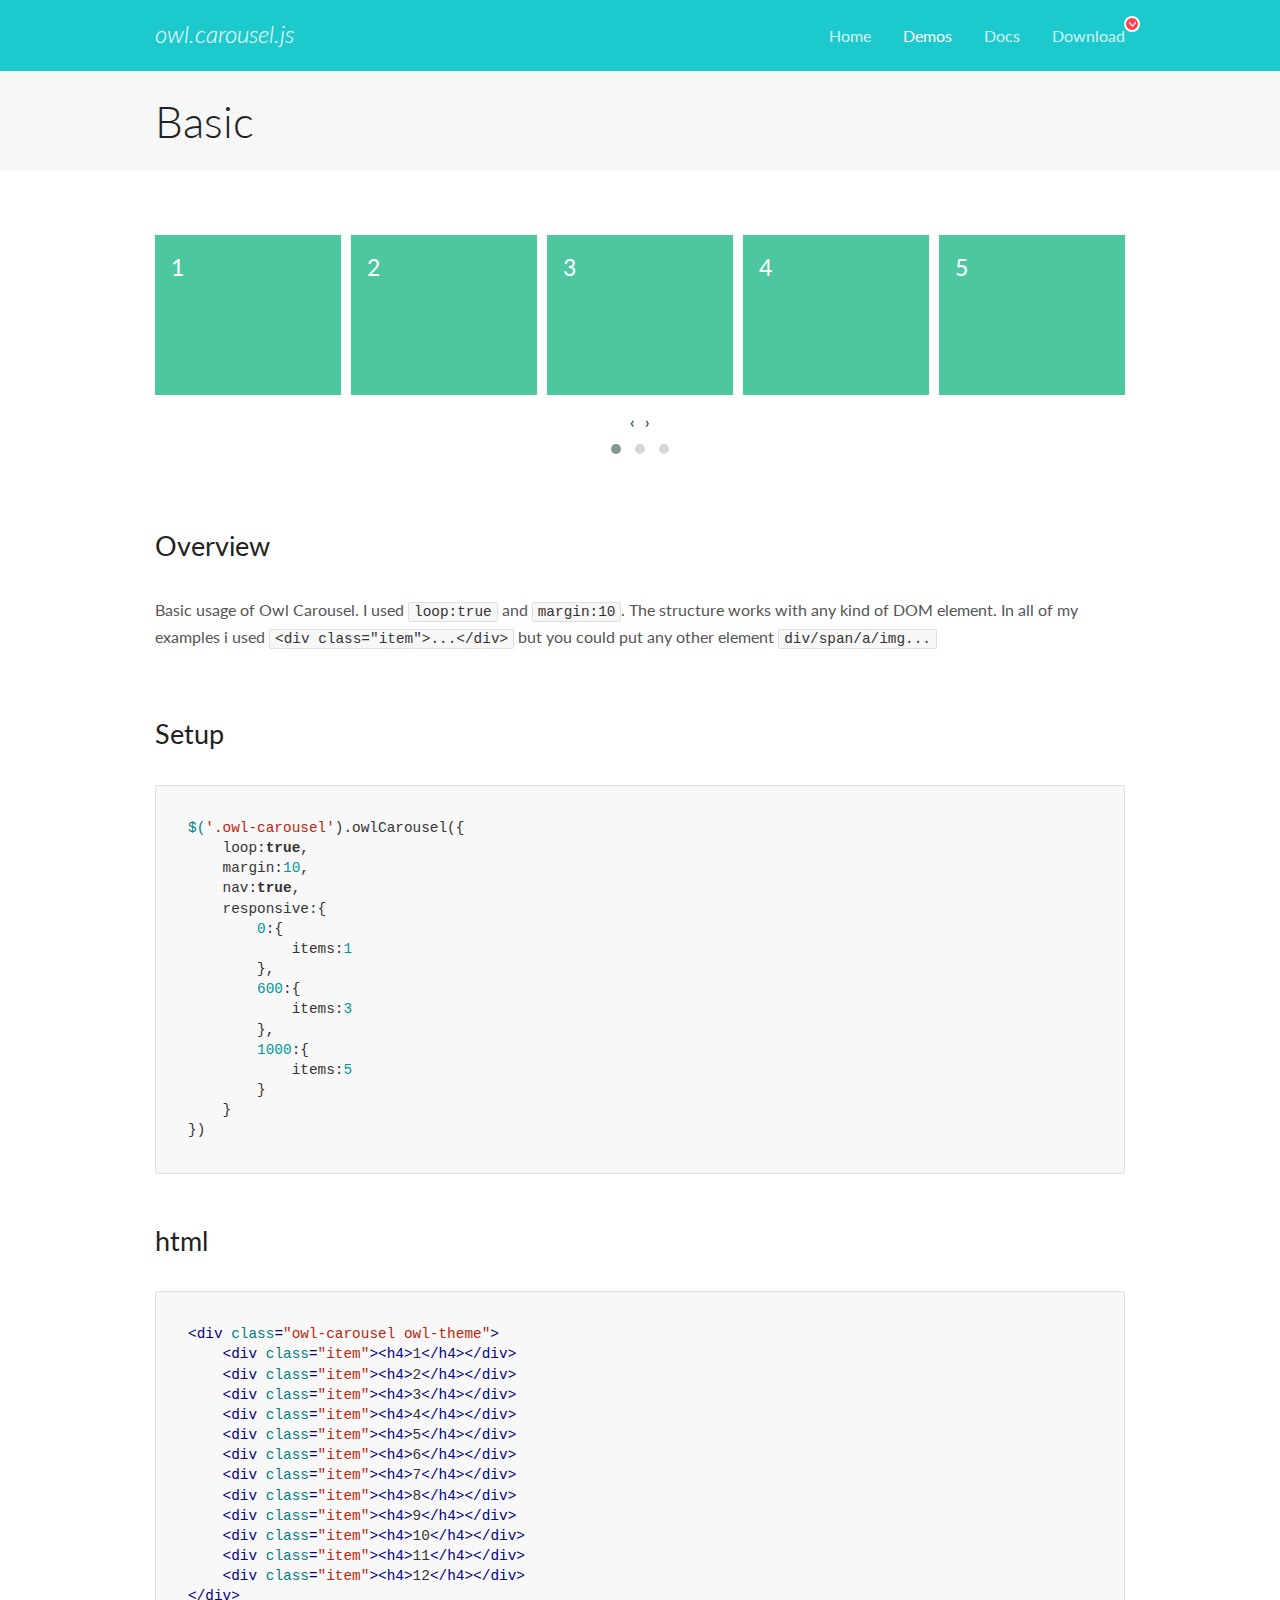
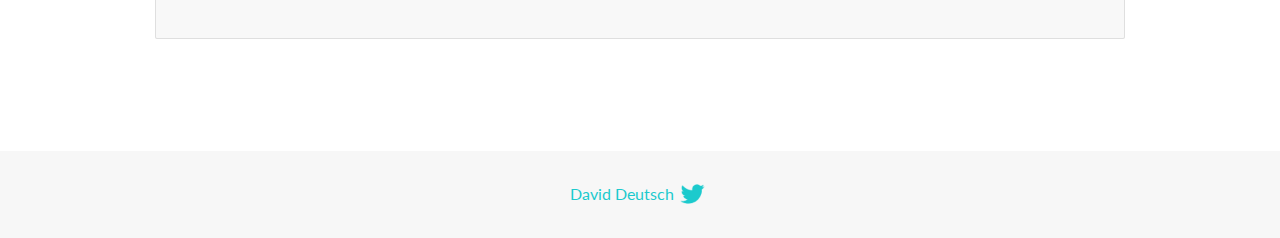
<file: css/lib/OwlCarousel2-2.3.4/docs/demos/basic.html>
<!DOCTYPE html>
<html lang="en">
  <head>

    <!-- head -->
    <meta charset="utf-8">
    <meta name="msapplication-tap-highlight" content="no" />
    <meta name="viewport" content="width=device-width, initial-scale=1.0" />
    <meta name="description" content="Basic usage demo">
    <meta name="author" content="David Deutsch">
    <title>
      Basic Demo | Owl Carousel | 2.3.4
    </title>

    <!-- Stylesheets -->
    <link href='https://fonts.googleapis.com/css?family=Lato:300,400,700,400italic,300italic' rel='stylesheet' type='text/css'>
    <link rel="stylesheet" href="../assets/css/docs.theme.min.css">

    <!-- Owl Stylesheets -->
    <link rel="stylesheet" href="../assets/owlcarousel/assets/owl.carousel.min.css">
    <link rel="stylesheet" href="../assets/owlcarousel/assets/owl.theme.default.min.css">

    <!-- HTML5 shim and Respond.js IE8 support of HTML5 elements and media queries -->

    <!--[if lt IE 9]>
      <script src="https://oss.maxcdn.com/libs/html5shiv/3.7.0/html5shiv.js"></script>
      <script src="https://oss.maxcdn.com/libs/respond.js/1.3.0/respond.min.js"></script>
    <![endif]-->

    <!-- Favicons -->
    <link rel="apple-touch-icon-precomposed" sizes="144x144" href="../assets/ico/apple-touch-icon-144-precomposed.png">
    <link rel="shortcut icon" href="../assets/ico/favicon.png">
    <link rel="shortcut icon" href="favicon.ico">

    <!-- Yeah i know js should not be in header. Its required for demos.-->

    <!-- javascript -->
    <script src="../assets/vendors/jquery.min.js"></script>
    <script src="../assets/owlcarousel/owl.carousel.js"></script>
  </head>
  <body>

    <!-- header -->
    <header class="header">
      <div class="row">
        <div class="large-12 columns">
          <div class="brand left">
            <h3>
              <a href="/OwlCarousel2/">owl.carousel.js</a> 
            </h3>
          </div>
          <a id="toggle-nav" class="right">
            <span></span> <span></span> <span></span> 
          </a> 
          <div class="nav-bar">
            <ul class="clearfix">
              <li> <a href="/OwlCarousel2/index.html">Home</a>  </li>
              <li class="active">
                <a href="/OwlCarousel2/demos/demos.html">Demos</a> 
              </li>
              <li> <a href="/OwlCarousel2/docs/started-welcome.html">Docs</a>  </li>
              <li>
                <a href="https://github.com/OwlCarousel2/OwlCarousel2/archive/2.3.4.zip">Download</a> 
                <span class="download"></span> 
              </li>
            </ul>
          </div>
        </div>
      </div>
    </header>

    <!-- title -->
    <section class="title">
      <div class="row">
        <div class="large-12 columns">
          <h1>Basic</h1>
        </div>
      </div>
    </section>

    <!--  Demos -->
    <section id="demos">
      <div class="row">
        <div class="large-12 columns">
          <div class="owl-carousel owl-theme">
            <div class="item">
              <h4>1</h4>
            </div>
            <div class="item">
              <h4>2</h4>
            </div>
            <div class="item">
              <h4>3</h4>
            </div>
            <div class="item">
              <h4>4</h4>
            </div>
            <div class="item">
              <h4>5</h4>
            </div>
            <div class="item">
              <h4>6</h4>
            </div>
            <div class="item">
              <h4>7</h4>
            </div>
            <div class="item">
              <h4>8</h4>
            </div>
            <div class="item">
              <h4>9</h4>
            </div>
            <div class="item">
              <h4>10</h4>
            </div>
            <div class="item">
              <h4>11</h4>
            </div>
            <div class="item">
              <h4>12</h4>
            </div>
          </div>
          <h3 id="overview">Overview</h3>
          <p>Basic usage of Owl Carousel. I used <code>loop:true</code> and <code>margin:10</code>. The structure works with any kind of DOM element. In all of my examples i used <code>&lt;div class=&quot;item&quot;&gt;...&lt;/div&gt;</code> but you could
            put any other element <code>div/span/a/img...</code></p>
          <h3 id="setup">Setup</h3>
          <pre><code>$(&#39;.owl-carousel&#39;).owlCarousel({
    loop:true,
    margin:10,
    nav:true,
    responsive:{
        0:{
            items:1
        },
        600:{
            items:3
        },
        1000:{
            items:5
        }
    }
})</code></pre>
          <h3 id="html">html</h3>
          <pre><code>&lt;div class=&quot;owl-carousel owl-theme&quot;&gt;
    &lt;div class=&quot;item&quot;&gt;&lt;h4&gt;1&lt;/h4&gt;&lt;/div&gt;
    &lt;div class=&quot;item&quot;&gt;&lt;h4&gt;2&lt;/h4&gt;&lt;/div&gt;
    &lt;div class=&quot;item&quot;&gt;&lt;h4&gt;3&lt;/h4&gt;&lt;/div&gt;
    &lt;div class=&quot;item&quot;&gt;&lt;h4&gt;4&lt;/h4&gt;&lt;/div&gt;
    &lt;div class=&quot;item&quot;&gt;&lt;h4&gt;5&lt;/h4&gt;&lt;/div&gt;
    &lt;div class=&quot;item&quot;&gt;&lt;h4&gt;6&lt;/h4&gt;&lt;/div&gt;
    &lt;div class=&quot;item&quot;&gt;&lt;h4&gt;7&lt;/h4&gt;&lt;/div&gt;
    &lt;div class=&quot;item&quot;&gt;&lt;h4&gt;8&lt;/h4&gt;&lt;/div&gt;
    &lt;div class=&quot;item&quot;&gt;&lt;h4&gt;9&lt;/h4&gt;&lt;/div&gt;
    &lt;div class=&quot;item&quot;&gt;&lt;h4&gt;10&lt;/h4&gt;&lt;/div&gt;
    &lt;div class=&quot;item&quot;&gt;&lt;h4&gt;11&lt;/h4&gt;&lt;/div&gt;
    &lt;div class=&quot;item&quot;&gt;&lt;h4&gt;12&lt;/h4&gt;&lt;/div&gt;
&lt;/div&gt;</code></pre>
          <script>
            $(document).ready(function() {
              var owl = $('.owl-carousel');
              owl.owlCarousel({
                margin: 10,
                nav: true,
                loop: true,
                responsive: {
                  0: {
                    items: 1
                  },
                  600: {
                    items: 3
                  },
                  1000: {
                    items: 5
                  }
                }
              })
            })
          </script>
        </div>
      </div>
    </section>

    <!-- footer -->
    <footer class="footer">
      <div class="row">
        <div class="large-12 columns">
          <h5>
            <a href="/OwlCarousel2/docs/support-contact.html">David Deutsch</a> 
            <a id="custom-tweet-button" href="https://twitter.com/share?url=https://github.com/OwlCarousel2/OwlCarousel2&text=Owl Carousel - This is so awesome! " target="_blank"></a> 
          </h5>
        </div>
      </div>
    </footer>

    <!-- vendors -->
    <script src="../assets/vendors/highlight.js"></script>
    <script src="../assets/js/app.js"></script>
  </body>
</html>
</file>
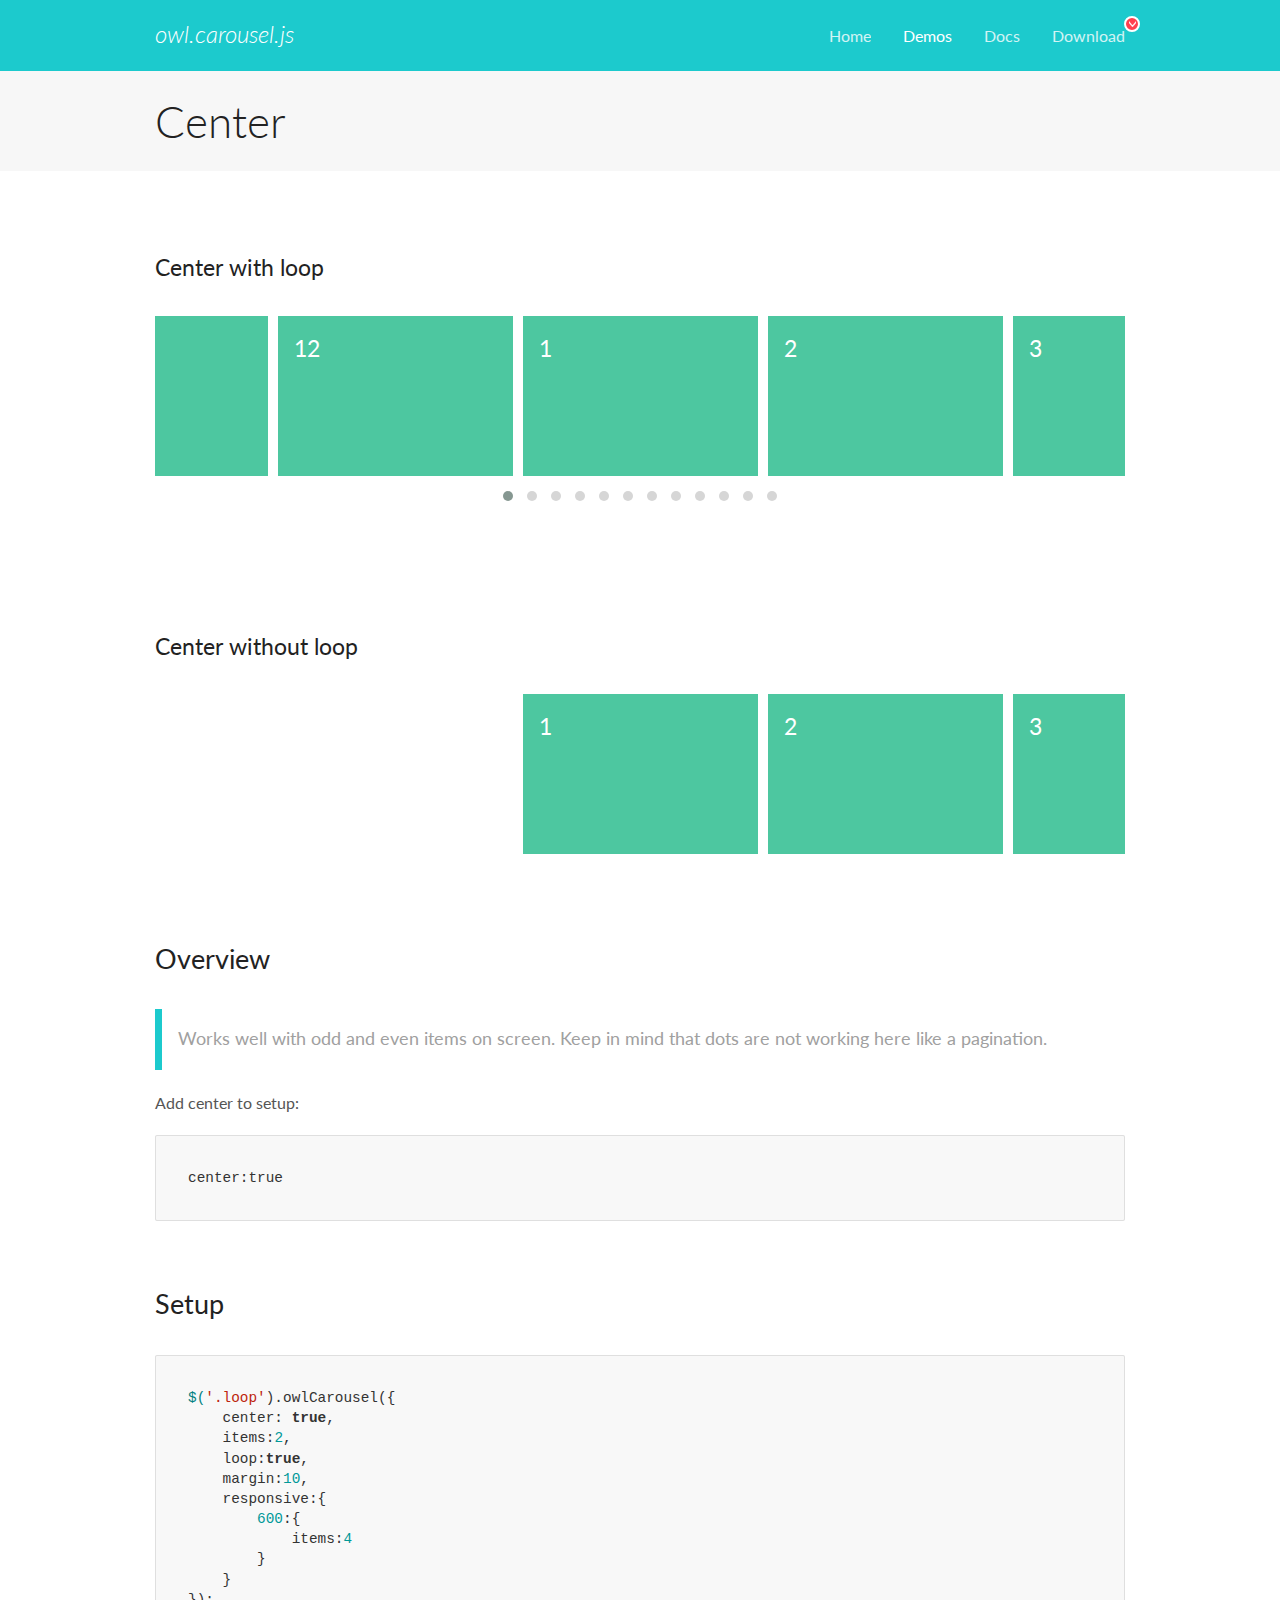
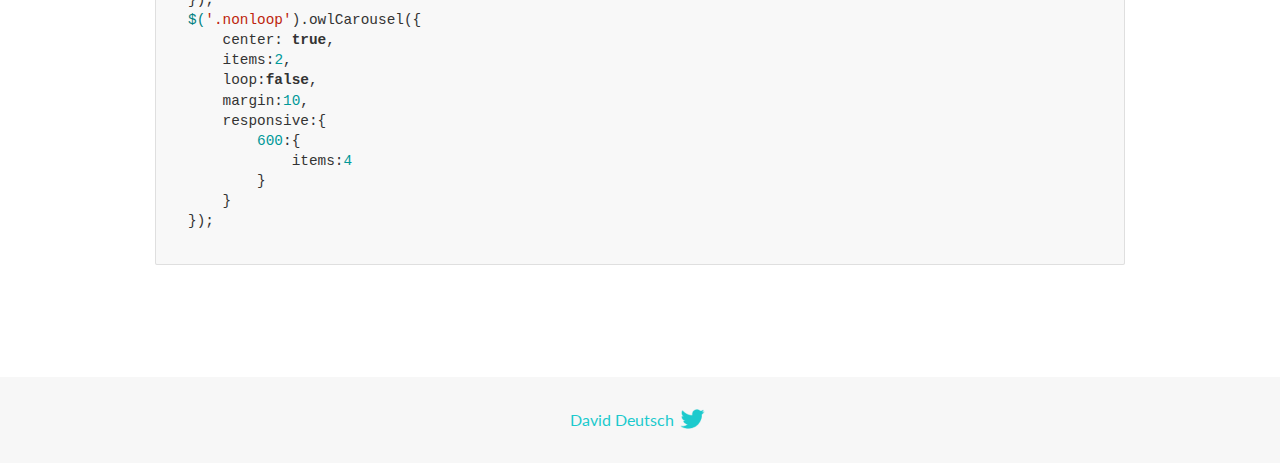
<file: css/lib/OwlCarousel2-2.3.4/docs/demos/center.html>
<!DOCTYPE html>
<html lang="en">
  <head>

    <!-- head -->
    <meta charset="utf-8">
    <meta name="msapplication-tap-highlight" content="no" />
    <meta name="viewport" content="width=device-width, initial-scale=1.0" />
    <meta name="description" content="Center carousel">
    <meta name="author" content="David Deutsch">
    <title>
      Center Demo | Owl Carousel | 2.3.4
    </title>

    <!-- Stylesheets -->
    <link href='https://fonts.googleapis.com/css?family=Lato:300,400,700,400italic,300italic' rel='stylesheet' type='text/css'>
    <link rel="stylesheet" href="../assets/css/docs.theme.min.css">

    <!-- Owl Stylesheets -->
    <link rel="stylesheet" href="../assets/owlcarousel/assets/owl.carousel.min.css">
    <link rel="stylesheet" href="../assets/owlcarousel/assets/owl.theme.default.min.css">

    <!-- HTML5 shim and Respond.js IE8 support of HTML5 elements and media queries -->

    <!--[if lt IE 9]>
      <script src="https://oss.maxcdn.com/libs/html5shiv/3.7.0/html5shiv.js"></script>
      <script src="https://oss.maxcdn.com/libs/respond.js/1.3.0/respond.min.js"></script>
    <![endif]-->

    <!-- Favicons -->
    <link rel="apple-touch-icon-precomposed" sizes="144x144" href="../assets/ico/apple-touch-icon-144-precomposed.png">
    <link rel="shortcut icon" href="../assets/ico/favicon.png">
    <link rel="shortcut icon" href="favicon.ico">

    <!-- Yeah i know js should not be in header. Its required for demos.-->

    <!-- javascript -->
    <script src="../assets/vendors/jquery.min.js"></script>
    <script src="../assets/owlcarousel/owl.carousel.js"></script>
  </head>
  <body>

    <!-- header -->
    <header class="header">
      <div class="row">
        <div class="large-12 columns">
          <div class="brand left">
            <h3>
              <a href="/OwlCarousel2/">owl.carousel.js</a> 
            </h3>
          </div>
          <a id="toggle-nav" class="right">
            <span></span> <span></span> <span></span> 
          </a> 
          <div class="nav-bar">
            <ul class="clearfix">
              <li> <a href="/OwlCarousel2/index.html">Home</a>  </li>
              <li class="active">
                <a href="/OwlCarousel2/demos/demos.html">Demos</a> 
              </li>
              <li> <a href="/OwlCarousel2/docs/started-welcome.html">Docs</a>  </li>
              <li>
                <a href="https://github.com/OwlCarousel2/OwlCarousel2/archive/2.3.4.zip">Download</a> 
                <span class="download"></span> 
              </li>
            </ul>
          </div>
        </div>
      </div>
    </header>

    <!-- title -->
    <section class="title">
      <div class="row">
        <div class="large-12 columns">
          <h1>Center</h1>
        </div>
      </div>
    </section>

    <!--  Demos -->
    <section id="demos">
      <div class="row">
        <div class="large-12 columns">
          <h4 id="center-with-loop">Center with loop</h4>
          <div class="loop owl-carousel owl-theme">
            <div class="item">
              <h4>1</h4>
            </div>
            <div class="item">
              <h4>2</h4>
            </div>
            <div class="item">
              <h4>3</h4>
            </div>
            <div class="item">
              <h4>4</h4>
            </div>
            <div class="item">
              <h4>5</h4>
            </div>
            <div class="item">
              <h4>6</h4>
            </div>
            <div class="item">
              <h4>7</h4>
            </div>
            <div class="item">
              <h4>8</h4>
            </div>
            <div class="item">
              <h4>9</h4>
            </div>
            <div class="item">
              <h4>10</h4>
            </div>
            <div class="item">
              <h4>11</h4>
            </div>
            <div class="item">
              <h4>12</h4>
            </div>
          </div>
          <br>
          <h4 id="center-without-loop">Center without loop</h4>
          <div class="nonloop owl-carousel">
            <div class="item">
              <h4>1</h4>
            </div>
            <div class="item">
              <h4>2</h4>
            </div>
            <div class="item">
              <h4>3</h4>
            </div>
            <div class="item">
              <h4>4</h4>
            </div>
            <div class="item">
              <h4>5</h4>
            </div>
            <div class="item">
              <h4>6</h4>
            </div>
            <div class="item">
              <h4>7</h4>
            </div>
            <div class="item">
              <h4>8</h4>
            </div>
            <div class="item">
              <h4>9</h4>
            </div>
            <div class="item">
              <h4>10</h4>
            </div>
            <div class="item">
              <h4>11</h4>
            </div>
            <div class="item">
              <h4>12</h4>
            </div>
          </div>
          <h3 id="overview">Overview</h3>
          <blockquote>
            <p>Works well with odd and even items on screen. Keep in mind that dots are not working here like a pagination.</p>
          </blockquote>
          <p>Add center to setup:</p>
          <pre><code>center:true</code></pre>
          <h3 id="setup">Setup</h3>
          <pre><code>$(&#39;.loop&#39;).owlCarousel({
    center: true,
    items:2,
    loop:true,
    margin:10,
    responsive:{
        600:{
            items:4
        }
    }
});
$(&#39;.nonloop&#39;).owlCarousel({
    center: true,
    items:2,
    loop:false,
    margin:10,
    responsive:{
        600:{
            items:4
        }
    }
});</code></pre>
          <script>
            jQuery(document).ready(function($) {
              $('.loop').owlCarousel({
                center: true,
                items: 2,
                loop: true,
                margin: 10,
                responsive: {
                  600: {
                    items: 4
                  }
                }
              });
              $('.nonloop').owlCarousel({
                center: true,
                items: 2,
                loop: false,
                margin: 10,
                responsive: {
                  600: {
                    items: 4
                  }
                }
              });
            });
          </script>
        </div>
      </div>
    </section>

    <!-- footer -->
    <footer class="footer">
      <div class="row">
        <div class="large-12 columns">
          <h5>
            <a href="/OwlCarousel2/docs/support-contact.html">David Deutsch</a> 
            <a id="custom-tweet-button" href="https://twitter.com/share?url=https://github.com/OwlCarousel2/OwlCarousel2&text=Owl Carousel - This is so awesome! " target="_blank"></a> 
          </h5>
        </div>
      </div>
    </footer>

    <!-- vendors -->
    <script src="../assets/vendors/highlight.js"></script>
    <script src="../assets/js/app.js"></script>
  </body>
</html>
</file>
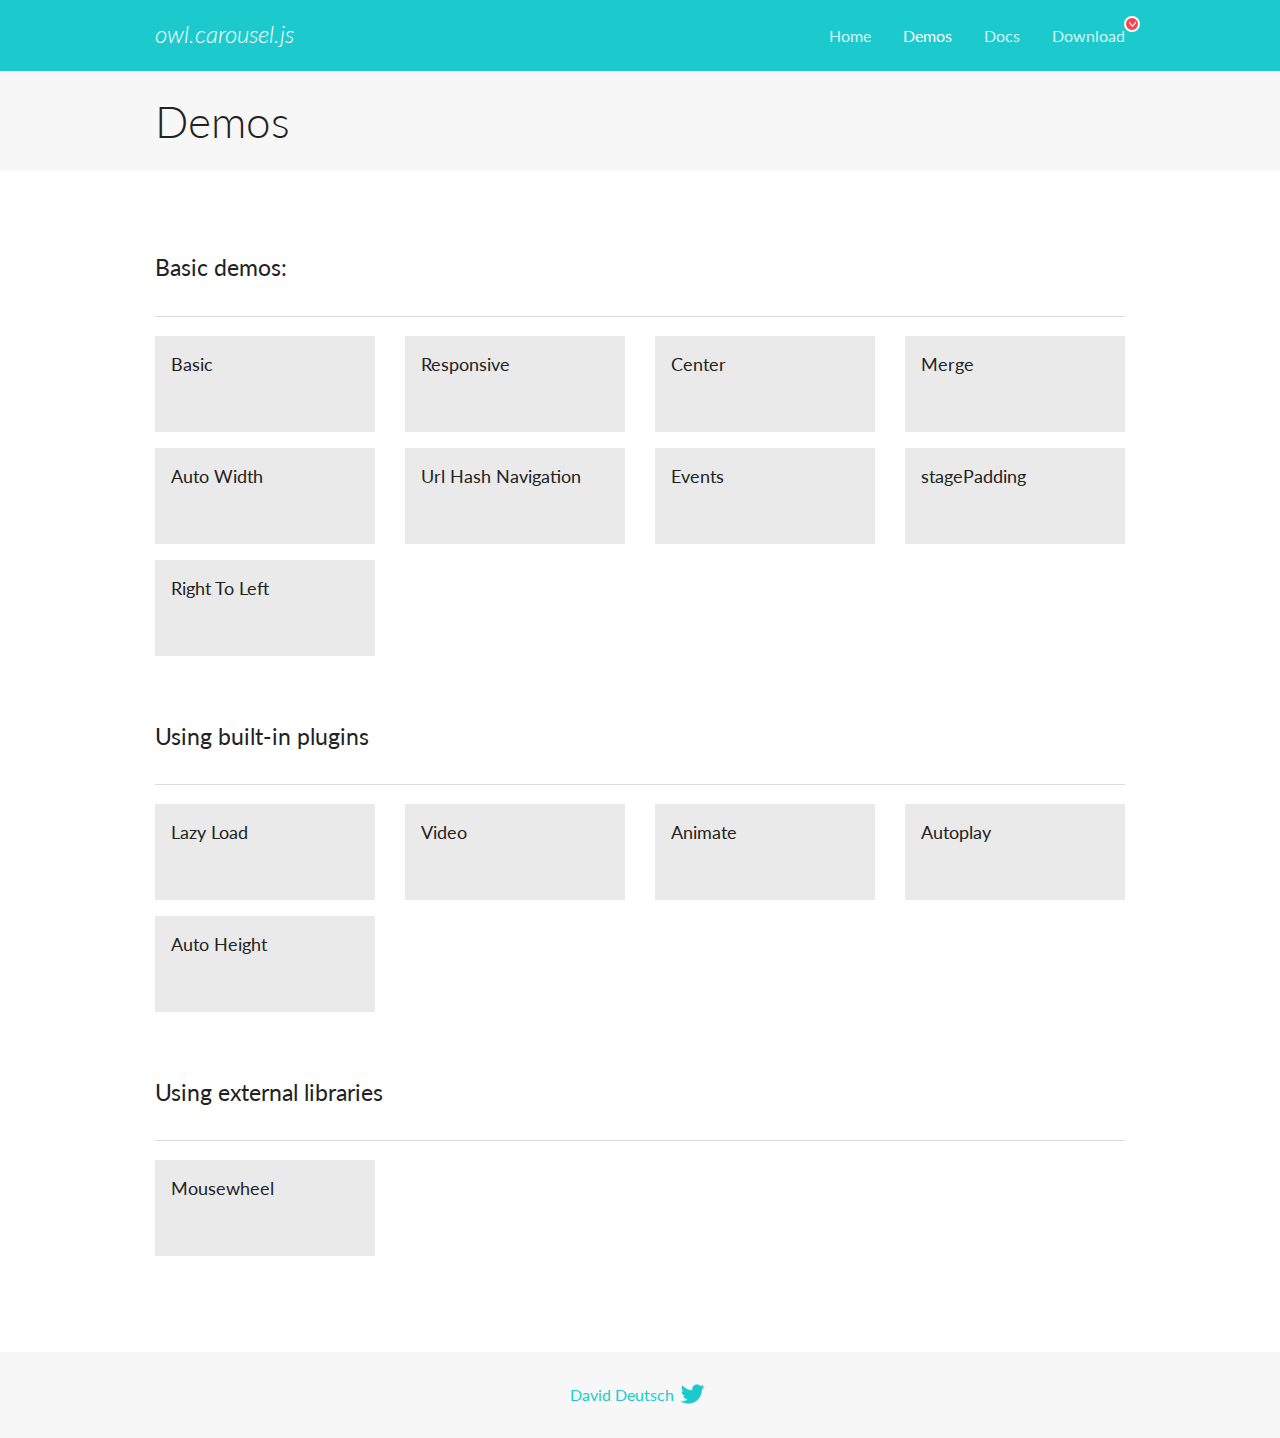
<file: css/lib/OwlCarousel2-2.3.4/docs/demos/demos.html>
<!DOCTYPE html>
<html lang="en">
  <head>

    <!-- head -->
    <meta charset="utf-8">
    <meta name="msapplication-tap-highlight" content="no" />
    <meta name="viewport" content="width=device-width, initial-scale=1.0" />
    <meta name="description" content="A list of Owl Carousel examples.">
    <meta name="author" content="David Deutsch">
    <title>
      Demos | Owl Carousel | 2.3.4
    </title>

    <!-- Stylesheets -->
    <link href='https://fonts.googleapis.com/css?family=Lato:300,400,700,400italic,300italic' rel='stylesheet' type='text/css'>
    <link rel="stylesheet" href="../assets/css/docs.theme.min.css">

    <!-- Owl Stylesheets -->
    <link rel="stylesheet" href="../assets/owlcarousel/assets/owl.carousel.min.css">
    <link rel="stylesheet" href="../assets/owlcarousel/assets/owl.theme.default.min.css">

    <!-- HTML5 shim and Respond.js IE8 support of HTML5 elements and media queries -->

    <!--[if lt IE 9]>
      <script src="https://oss.maxcdn.com/libs/html5shiv/3.7.0/html5shiv.js"></script>
      <script src="https://oss.maxcdn.com/libs/respond.js/1.3.0/respond.min.js"></script>
    <![endif]-->

    <!-- Favicons -->
    <link rel="apple-touch-icon-precomposed" sizes="144x144" href="../assets/ico/apple-touch-icon-144-precomposed.png">
    <link rel="shortcut icon" href="../assets/ico/favicon.png">
    <link rel="shortcut icon" href="favicon.ico">

    <!-- Yeah i know js should not be in header. Its required for demos.-->

    <!-- javascript -->
    <script src="../assets/vendors/jquery.min.js"></script>
    <script src="../assets/owlcarousel/owl.carousel.js"></script>
  </head>
  <body>

    <!-- header -->
    <header class="header">
      <div class="row">
        <div class="large-12 columns">
          <div class="brand left">
            <h3>
              <a href="/OwlCarousel2/">owl.carousel.js</a> 
            </h3>
          </div>
          <a id="toggle-nav" class="right">
            <span></span> <span></span> <span></span> 
          </a> 
          <div class="nav-bar">
            <ul class="clearfix">
              <li> <a href="/OwlCarousel2/index.html">Home</a>  </li>
              <li class="active">
                <a href="/OwlCarousel2/demos/demos.html">Demos</a> 
              </li>
              <li> <a href="/OwlCarousel2/docs/started-welcome.html">Docs</a>  </li>
              <li>
                <a href="https://github.com/OwlCarousel2/OwlCarousel2/archive/2.3.4.zip">Download</a> 
                <span class="download"></span> 
              </li>
            </ul>
          </div>
        </div>
      </div>
    </header>

    <!-- title -->
    <section class="title">
      <div class="row">
        <div class="large-12 columns">
          <h1>Demos</h1>
        </div>
      </div>
    </section>

    <!--  Demos -->
    <section id="demos">
      <div class="row">
        <div class="large-12 columns">
          <h4 id="basic-demos-">Basic demos:</h4>
          <hr>
          <div class="demo-list">
            <div class="row">
              <div class="small-6 medium-4 large-3 columns">
                <a href="basic.html" class="demo-block">
                  <h5>Basic </h5>
                </a> 
              </div>
              <div class="small-6 medium-4 large-3 columns">
                <a href="responsive.html" class="demo-block">
                  <h5>Responsive </h5>
                </a> 
              </div>
              <div class="small-6 medium-4 large-3 columns">
                <a href="center.html" class="demo-block">
                  <h5>Center </h5>
                </a> 
              </div>
              <div class="small-6 medium-4 large-3 columns">
                <a href="merge.html" class="demo-block">
                  <h5>Merge </h5>
                </a> 
              </div>
              <div class="small-6 medium-4 large-3 columns">
                <a href="autowidth.html" class="demo-block">
                  <h5>Auto Width </h5>
                </a> 
              </div>
              <div class="small-6 medium-4 large-3 columns">
                <a href="urlhashnav.html" class="demo-block">
                  <h5>Url Hash Navigation </h5>
                </a> 
              </div>
              <div class="small-6 medium-4 large-3 columns">
                <a href="events.html" class="demo-block">
                  <h5>Events </h5>
                </a> 
              </div>
              <div class="small-6 medium-4 large-3 columns">
                <a href="stagepadding.html" class="demo-block">
                  <h5>stagePadding </h5>
                </a> 
              </div>
              <div class="small-6 medium-4 large-3 columns">
                <a href="rtl.html" class="demo-block">
                  <h5>Right To Left </h5>
                </a> 
              </div>
            </div>
          </div>
          <h4 id="using-built-in-plugins">Using built-in plugins</h4>
          <hr>
          <div class="demo-list">
            <div class="row">
              <div class="small-6 medium-4 large-3 columns">
                <a href="lazyLoad.html" class="demo-block">
                  <h5>Lazy Load </h5>
                </a> 
              </div>
              <div class="small-6 medium-4 large-3 columns">
                <a href="video.html" class="demo-block">
                  <h5>Video </h5>
                </a> 
              </div>
              <div class="small-6 medium-4 large-3 columns">
                <a href="animate.html" class="demo-block">
                  <h5>Animate </h5>
                </a> 
              </div>
              <div class="small-6 medium-4 large-3 columns">
                <a href="autoplay.html" class="demo-block">
                  <h5>Autoplay </h5>
                </a> 
              </div>
              <div class="small-6 medium-4 large-3 columns">
                <a href="autoheight.html" class="demo-block">
                  <h5>Auto Height </h5>
                </a> 
              </div>
            </div>
          </div>
          <h4 id="using-external-libraries">Using external libraries</h4>
          <hr>
          <div class="demo-list">
            <div class="row">
              <div class="small-6 medium-4 large-3 columns">
                <a href="mousewheel.html" class="demo-block">
                  <h5>Mousewheel </h5>
                </a> 
              </div>
            </div>
          </div>
        </div>
      </div>
    </section>

    <!-- footer -->
    <footer class="footer">
      <div class="row">
        <div class="large-12 columns">
          <h5>
            <a href="/OwlCarousel2/docs/support-contact.html">David Deutsch</a> 
            <a id="custom-tweet-button" href="https://twitter.com/share?url=https://github.com/OwlCarousel2/OwlCarousel2&text=Owl Carousel - This is so awesome! " target="_blank"></a> 
          </h5>
        </div>
      </div>
    </footer>

    <!-- vendors -->
    <script src="../assets/vendors/highlight.js"></script>
    <script src="../assets/js/app.js"></script>
  </body>
</html>
</file>
<file: css/about.css>
@import "main.css";

.row img {
    max-width: 100%;
}

h3,
.row b {
    color: var(--tatu-blue);
}
</file>
<file: css/catalog.css>
@import "main.css";

.tatu-aID-wrapper,
.page-item:not(.disabled) > a,
.tatu-tag,
#tatu-btn-toggle-fav > i {
    color: var(--tatu-green);
}

.page-item > a:hover,
.page-link:hover > span,
.tatu-tag:hover,
#tatu-btn-toggle-fav:hover > i {
    color: var(--tatu-darker-green);
}

.tatu-view-gallery,
.tatu-view-gallery:hover {
    color: var(--tatu-darker-orange);
}

.tatu-rating-wrapper > i {
    color: var(--tatu-yellow);
}

div[aria-labelledby="tatu-dd-sort"],
#tatu-filter-wrapper,
#tatu-btn-search,
#tatu-dd-sort,
#tatu-btn-show-filters {
    background-color: var(--tatu-green) !important;
}

div[aria-labelledby="tatu-dd-sort"] > .dropdown-item:hover,
div[aria-labelledby="tatu-dd-sort"] > .dropdown-item:active,
#tatu-btn-search:hover,
#tatu-dd-sort:hover {
    background-color: var(--tatu-darker-green) !important;
}

.page-item.active > a,
.custom-control-input:not(:checked):hover ~ .custom-control-label::before,
.custom-control-input:checked ~ .custom-control-label::before,
#tatu-btn-filter {
    background-color: var(--tatu-orange) !important;
}

.page-item.active > a:hover,
.custom-control-input:checked:hover ~ .custom-control-label::before,
.custom-control-input:active ~ .custom-control-label::before,
#tatu-btn-filter:hover {
    background-color: var(--tatu-darker-orange) !important;
}

.form-control:focus {
    border-color: var(--tatu-green);
}

.custom-control-input ~ .custom-control-label::before,
.custom-control-input:checked ~ .custom-control-label::before,
div[aria-labelledby="tatu-dd-sort"] {
    border-color: var(--light);
}

.page-item > a {
    background-color: transparent !important;
    border: none;
}

.page-item.active > a {
    border-radius: 4px;
}

#tatu-txt-search {
    display: inline-block;
}

#tatu-btn-toggle-fav {
    font-size: 2rem;
}

.tatu-view-gallery {
    display: none;
    top: 50%;
    left: 50%;
    transform: translate(-50%, -50%);
    width: 100%;
    height: 100%;
}

.tatu-img-wrapper:hover > img {
    opacity: 0.25;
    cursor: pointer;
}

.tatu-img-wrapper:hover > .tatu-view-gallery {
    display: block;
}

#tatu-filter-wrapper {
    border-radius: 0;
    top: 1.5rem;
}

.custom-control-label {
    cursor: pointer;
}

#tatu-btn-filter {
    top: 0;
    right: 0;
}

/* Criada automaticamente pelo owlCarousel; */
.owl-dots {
    display: none;
}

@media all and (min-width: 1200px){
    #tatu-filter-wrapper {
        height: 540px;
        position: fixed;
        left: 0;
        top: 7rem;
        border-radius: 15px;
        border-top-left-radius: 0%;
        border-bottom-left-radius: 0%;
    }

    #tatu-filter-wrapper > form {
        overflow: auto;
        height: 450px;
        top: 0;
    }
    
    #tatu-filter-wrapper > form::-webkit-scrollbar {
        width: 6px;
    }

    #tatu-filter-wrapper > form::-webkit-scrollbar-thumb {
        background: var(--tatu-darker-green);
    }

    #tatu-btn-filter {
        position: absolute;
        top: 1.5rem;
        right: 1.5rem;
    }
}
</file>
<file: css/home.css>
@import "main.css";
</file>
<file: css/profile.css>
@import "main.css";
</file>
<file: css/quiz.css>
@import "main.css";

.table,
.table tr:nth-child(even),
.table > thead th,
.tatu-btn-difficulty:hover,
.tatu-btn-answer,
#tatu-btn-start:hover {
    background-color: var(--tatu-green);
}

.tatu-dif-selected {
    background-color: var(--tatu-green) !important;
}

.table tr:nth-child(odd) {
    background-color: var(--tatu-darker-green);
}

.tatu-btn-difficulty,
.tatu-btn-answer:hover,
#tatu-btn-start,
#tatu-btn-next {
    background-color: var(--tatu-orange);
}

.tatu-tr-active {
    background-color: var(--tatu-orange) !important;
}

.tatu-btn-answer,
#tatu-btn-start {
    width: 18rem;
}

.tatu-btn-difficulty {
    width: 12rem;
}

#tatu-question-content {
    font-size: 1.2rem;
}

#tatu-question-aid > img,
#tatu-question-aid > iframe {
    width: 100%;
}

#tatu-quiz-wrapper {
    border: 2px solid var(--tatu-green);
}

.tatu-timer-fixed {
    position: fixed;
    width: 90px;
    height: 45px;
    top: 90px;
    left: 50%;
    margin-left: -45px;
    z-index: 1;
    background-color: var(--white);
    border: 2px solid  var(--tatu-red);
}

.table {
    overflow-y: auto;
    height: 300px;
}

.table::-webkit-scrollbar {
    width: 6px;
}

.table::-webkit-scrollbar-thumb {
    background: var(--tatu-orange);
}
</file>
